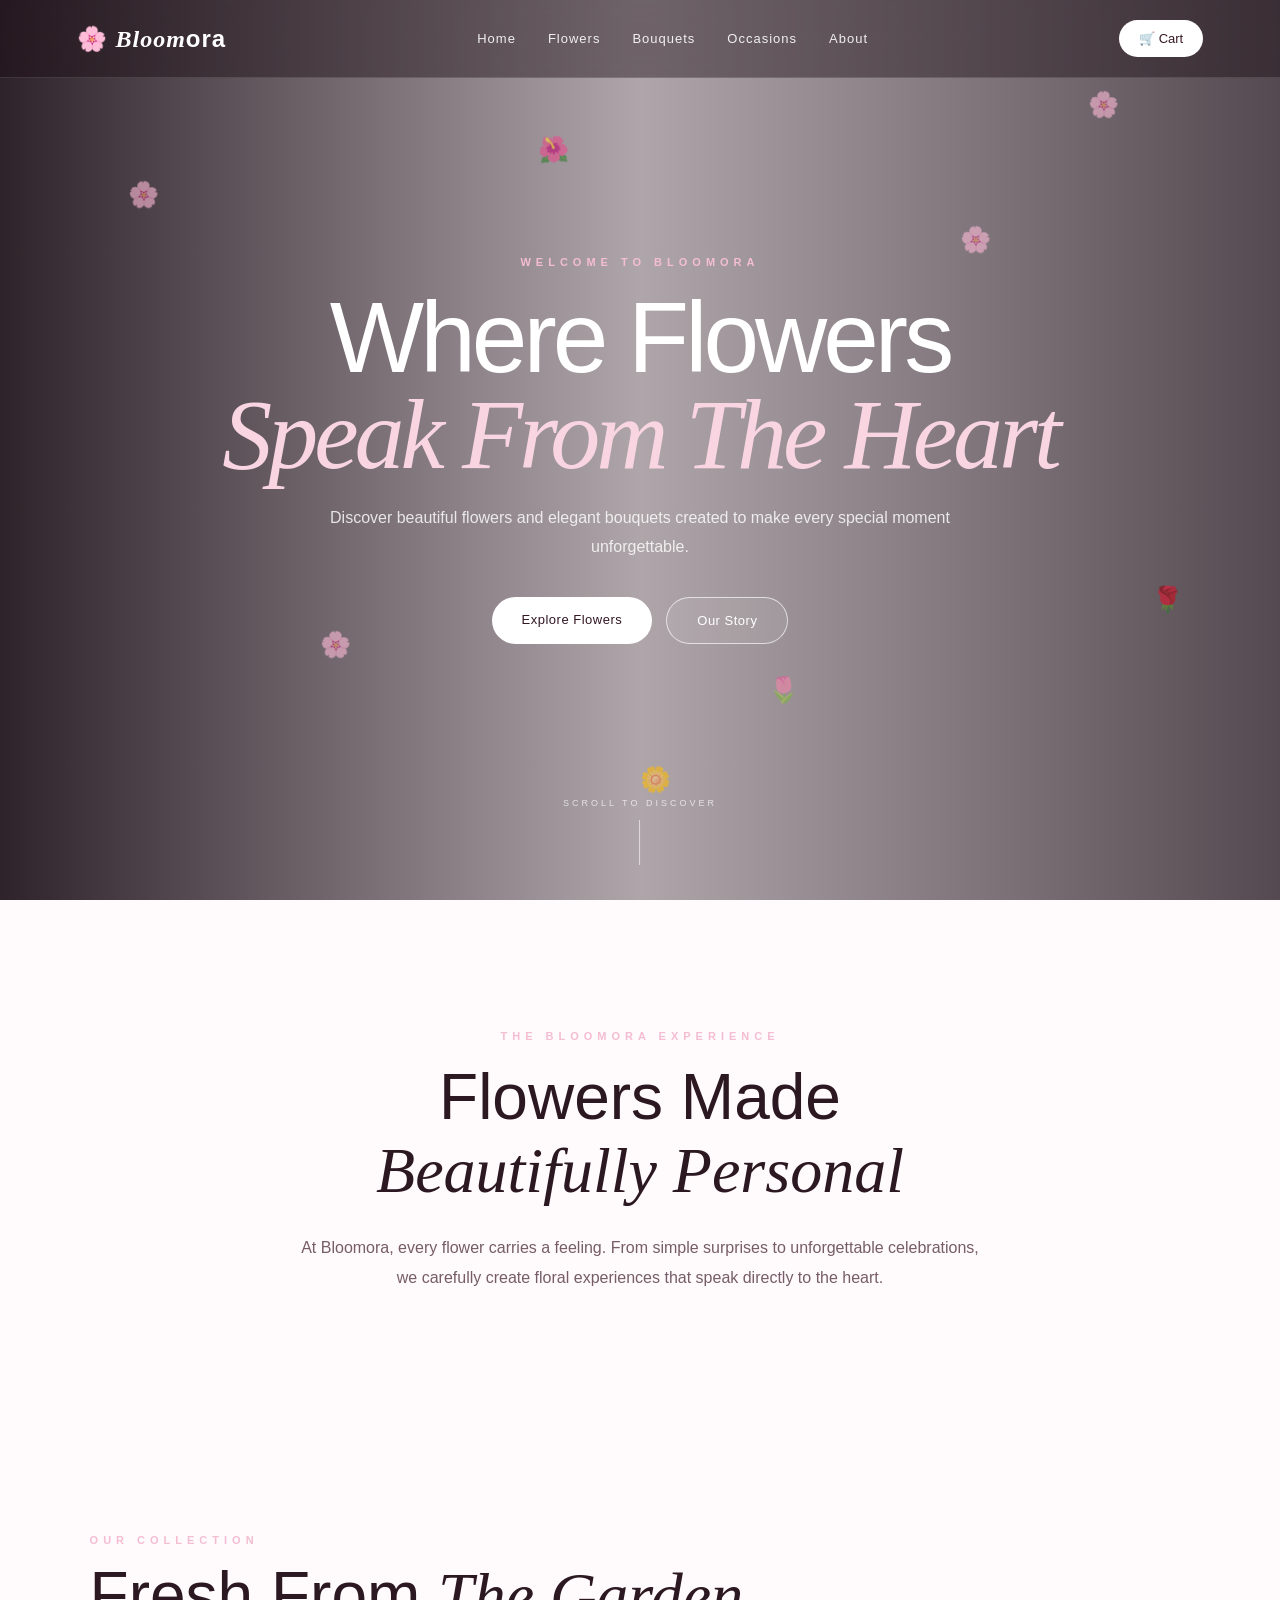
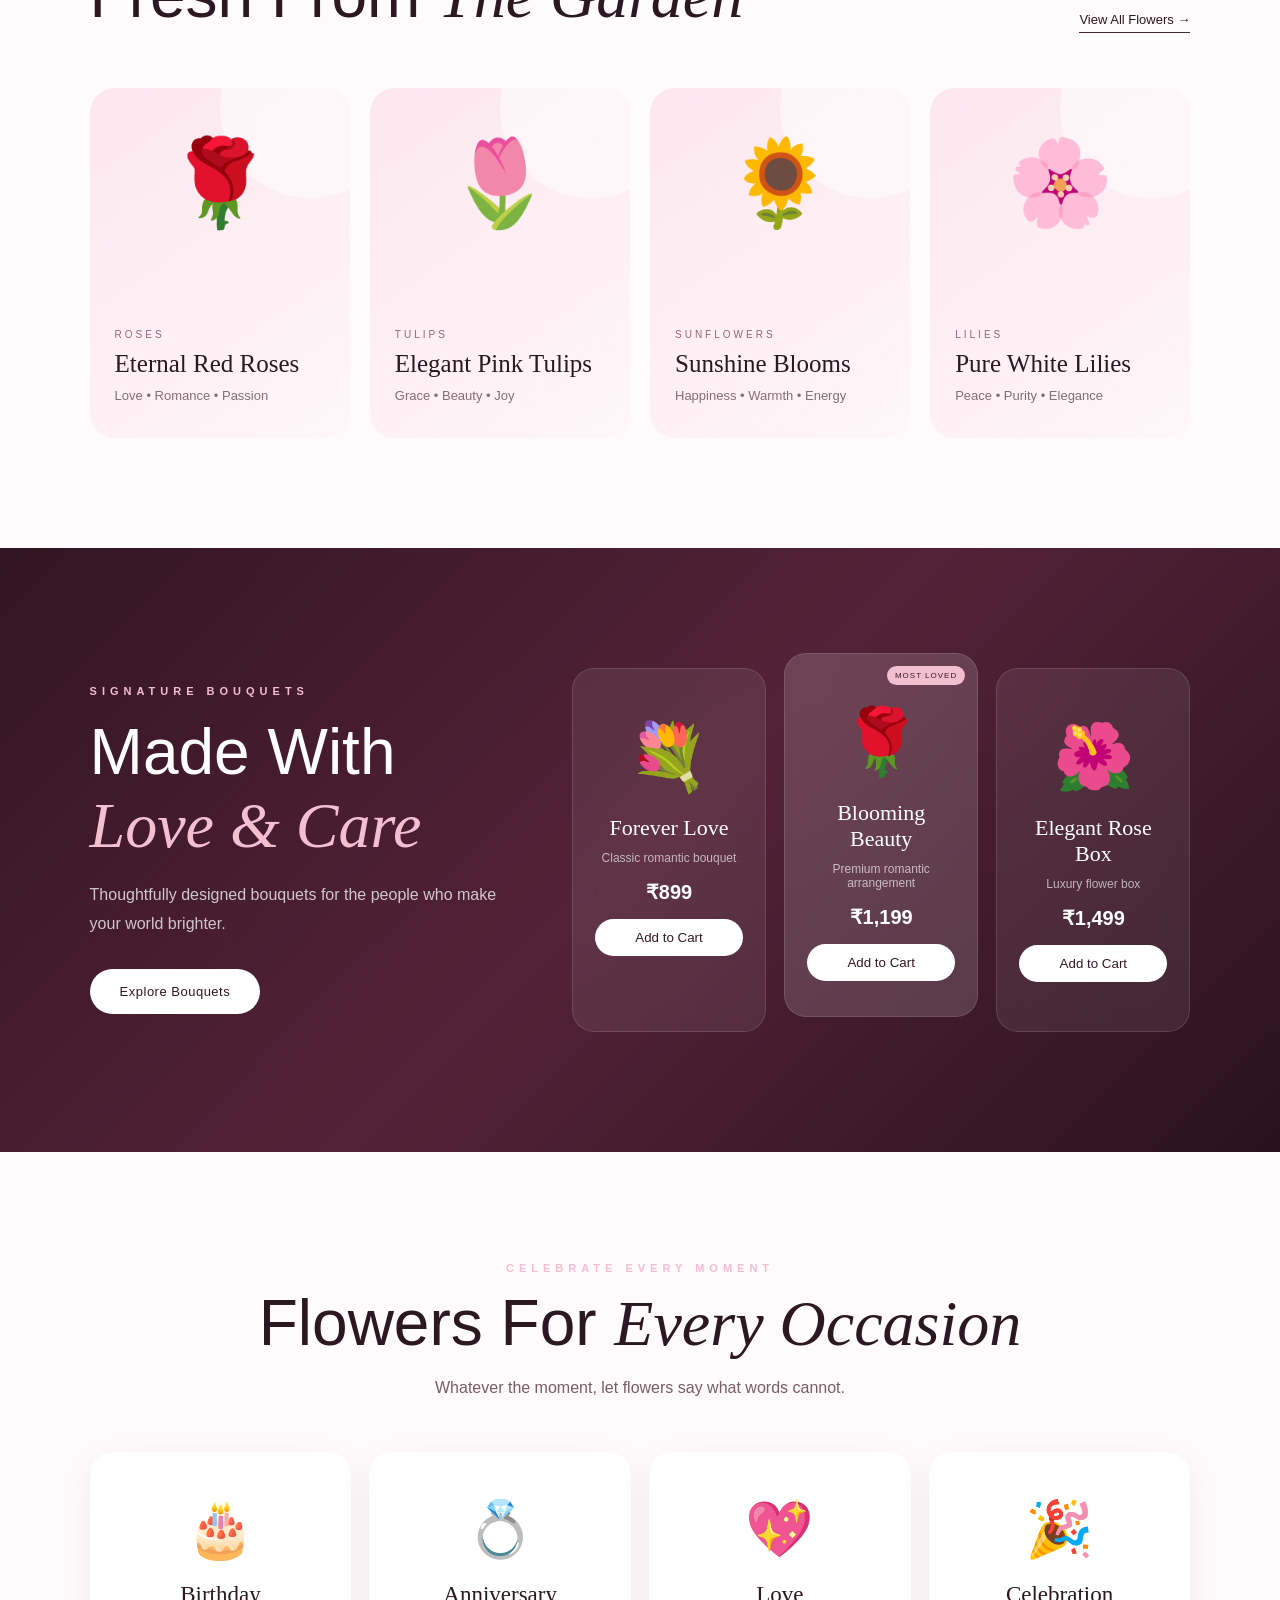
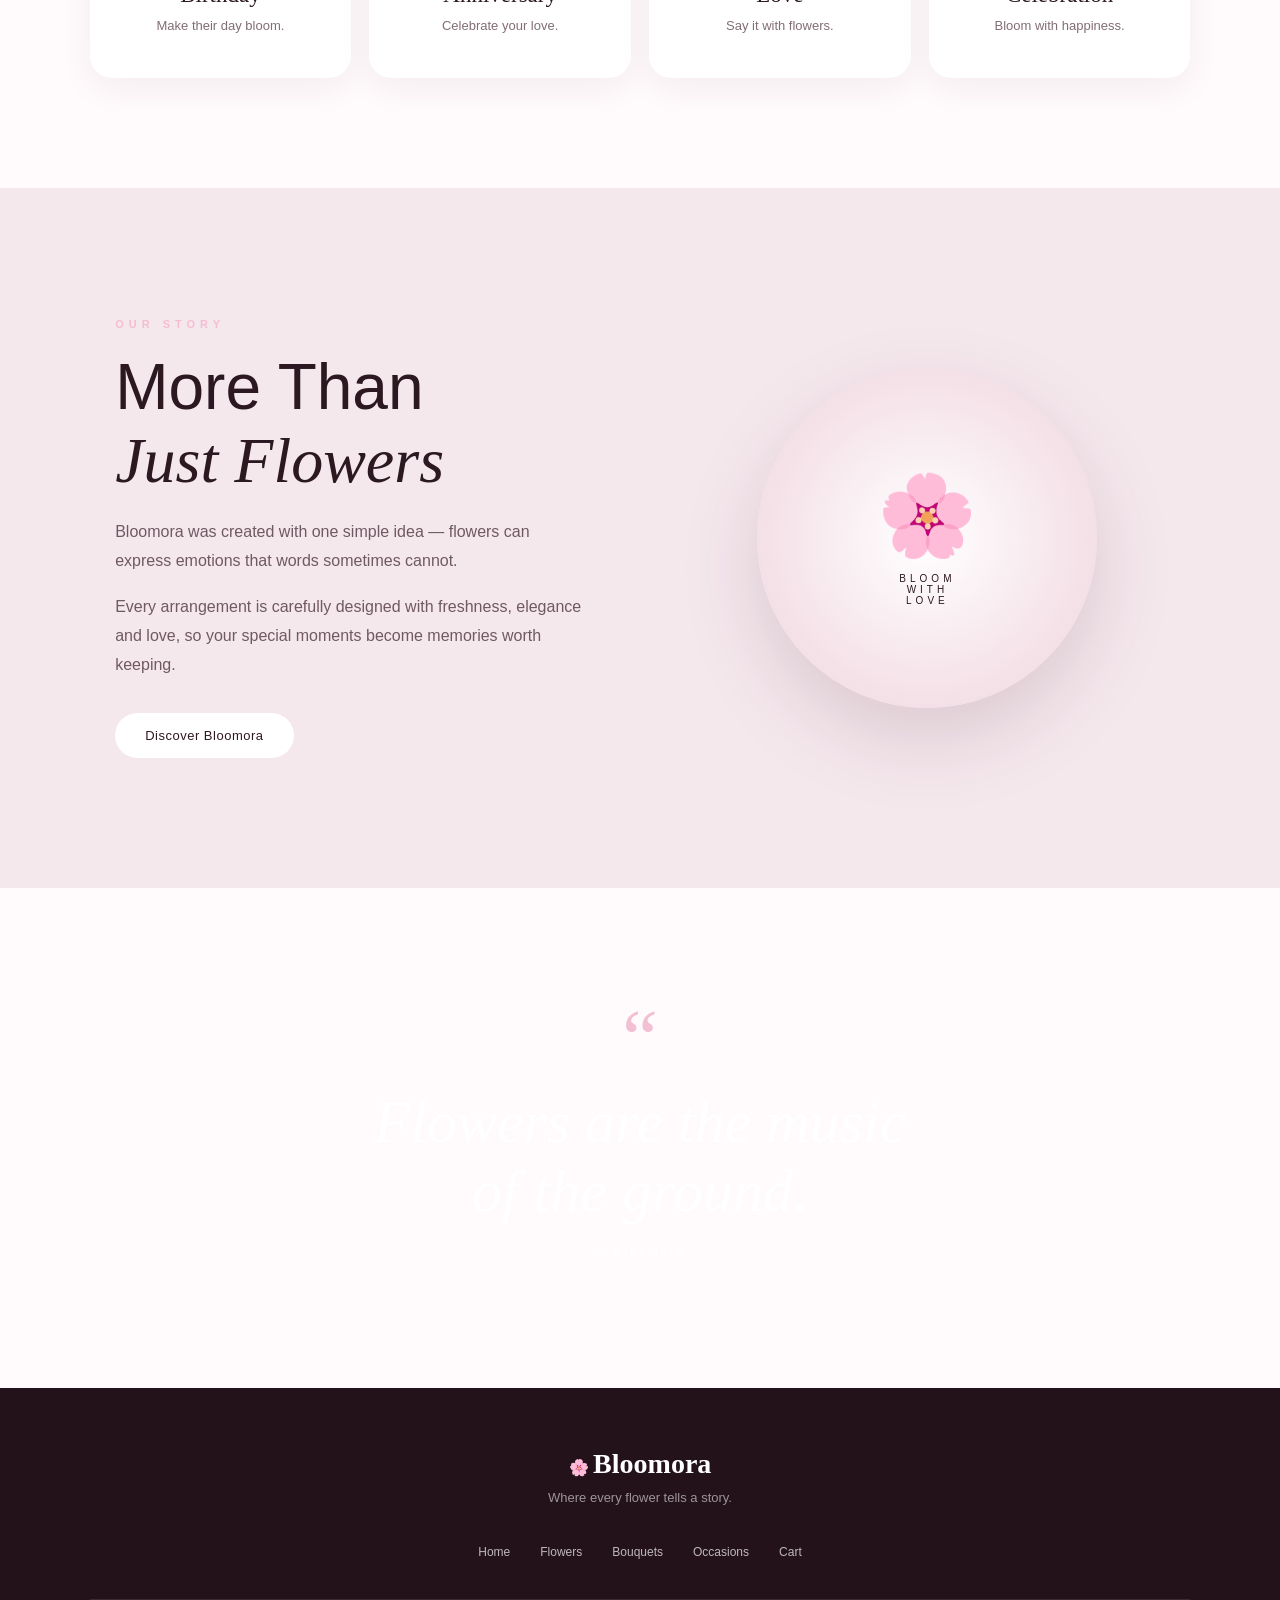
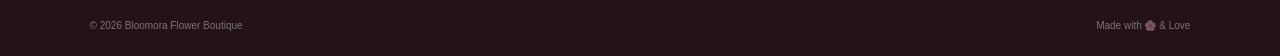
<file: index.html>
<!DOCTYPE html>
<html lang="en">

<head>
    <meta charset="UTF-8">
    <meta name="viewport" content="width=device-width, initial-scale=1.0">

    <title>Bloomora | Flower Boutique</title>

    <link rel="stylesheet" href="styles.css">
</head>

<body>

    <!-- ================= NAVBAR ================= -->

    <header class="navbar">

        <div class="logo">
            🌸 <span>Bloom</span>ora
        </div>

        <nav>
            <a href="index.html">Home</a>
            <a href="flowers.html">Flowers</a>
            <a href="bouquets.html">Bouquets</a>
            <a href="occasions.html">Occasions</a>
            <a href="#about">About</a>
        </nav>

        <a href="cart.html" class="cart-button">
            🛒 Cart
        </a>

    </header>


    <!-- ================= HERO ================= -->

    <section class="hero">

        <video
            class="hero-video"
            autoplay
            muted
            loop
            playsinline
            preload="auto">

            <source src="./home-video.mp4" type="video/mp4">

        </video>

        <div class="hero-overlay"></div>


        <!-- Floating petals -->

        <div class="petals">

            <span>🌸</span>
            <span>🌸</span>
            <span>🌺</span>
            <span>🌷</span>
            <span>🌸</span>
            <span>🌹</span>
            <span>🌼</span>
            <span>🌸</span>

        </div>


        <div class="hero-content">

            <p class="hero-label">
                WELCOME TO BLOOMORA
            </p>

            <h1>
                Where Flowers
                <span>Speak From The Heart</span>
            </h1>

            <p class="hero-description">
                Discover beautiful flowers and elegant bouquets
                created to make every special moment unforgettable.
            </p>


            <div class="hero-buttons">

                <a href="flowers.html" class="btn primary-btn">
                    Explore Flowers
                </a>

                <a href="#about" class="btn secondary-btn">
                    Our Story
                </a>

            </div>

        </div>


        <div class="scroll-indicator">

            <span>SCROLL TO DISCOVER</span>

            <div class="scroll-line"></div>

        </div>

    </section>


    <!-- ================= INTRO ================= -->

    <section class="intro-section">

        <div class="section-label">
            THE BLOOMORA EXPERIENCE
        </div>

        <h2>
            Flowers Made
            <span>Beautifully Personal</span>
        </h2>

        <p>
            At Bloomora, every flower carries a feeling.
            From simple surprises to unforgettable celebrations,
            we carefully create floral experiences that speak
            directly to the heart.
        </p>

    </section>


    <!-- ================= FLOWERS ================= -->

    <section class="home-section" id="flowers">

        <div class="section-heading">

            <div>
                <p class="section-label">
                    OUR COLLECTION
                </p>

                <h2>
                    Fresh From
                    <span>The Garden</span>
                </h2>
            </div>

            <a href="flowers.html" class="view-link">
                View All Flowers →
            </a>

        </div>


        <div class="flower-grid">

            <div class="flower-card">

                <div class="flower-icon">
                    🌹
                </div>

                <p>ROSES</p>

                <h3>
                    Eternal Red Roses
                </h3>

                <span>
                    Love • Romance • Passion
                </span>

            </div>


            <div class="flower-card">

                <div class="flower-icon">
                    🌷
                </div>

                <p>TULIPS</p>

                <h3>
                    Elegant Pink Tulips
                </h3>

                <span>
                    Grace • Beauty • Joy
                </span>

            </div>


            <div class="flower-card">

                <div class="flower-icon">
                    🌻
                </div>

                <p>SUNFLOWERS</p>

                <h3>
                    Sunshine Blooms
                </h3>

                <span>
                    Happiness • Warmth • Energy
                </span>

            </div>


            <div class="flower-card">

                <div class="flower-icon">
                    🌸
                </div>

                <p>LILIES</p>

                <h3>
                    Pure White Lilies
                </h3>

                <span>
                    Peace • Purity • Elegance
                </span>

            </div>

        </div>

    </section>


    <!-- ================= BOUQUETS ================= -->

    <section class="bouquet-section">

        <div class="bouquet-content">

            <p class="section-label">
                SIGNATURE BOUQUETS
            </p>

            <h2>
                Made With
                <span>Love & Care</span>
            </h2>

            <p>
                Thoughtfully designed bouquets for the people
                who make your world brighter.
            </p>

            <a href="bouquets.html" class="btn primary-btn">
                Explore Bouquets
            </a>

        </div>


        <div class="bouquet-cards">

            <div class="bouquet-card">

                <div class="bouquet-emoji">
                    💐
                </div>

                <h3>
                    Forever Love
                </h3>

                <p>
                    Classic romantic bouquet
                </p>

                <strong>
                    ₹899
                </strong>

                <button
                    onclick="addToCart('Forever Love', 899)">
                    Add to Cart
                </button>

            </div>


            <div class="bouquet-card featured">

                <div class="popular">
                    MOST LOVED
                </div>

                <div class="bouquet-emoji">
                    🌹
                </div>

                <h3>
                    Blooming Beauty
                </h3>

                <p>
                    Premium romantic arrangement
                </p>

                <strong>
                    ₹1,199
                </strong>

                <button
                    onclick="addToCart('Blooming Beauty', 1199)">
                    Add to Cart
                </button>

            </div>


            <div class="bouquet-card">

                <div class="bouquet-emoji">
                    🌺
                </div>

                <h3>
                    Elegant Rose Box
                </h3>

                <p>
                    Luxury flower box
                </p>

                <strong>
                    ₹1,499
                </strong>

                <button
                    onclick="addToCart('Elegant Rose Box', 1499)">
                    Add to Cart
                </button>

            </div>

        </div>

    </section>


    <!-- ================= OCCASIONS ================= -->

    <section class="occasion-section">

        <div class="section-heading center">

            <p class="section-label">
                CELEBRATE EVERY MOMENT
            </p>

            <h2>
                Flowers For
                <span>Every Occasion</span>
            </h2>

            <p>
                Whatever the moment, let flowers say what words cannot.
            </p>

        </div>


        <div class="occasion-grid">

            <a href="occasions.html" class="occasion-card">

                <div>🎂</div>

                <h3>
                    Birthday
                </h3>

                <p>
                    Make their day bloom.
                </p>

            </a>


            <a href="occasions.html" class="occasion-card">

                <div>💍</div>

                <h3>
                    Anniversary
                </h3>

                <p>
                    Celebrate your love.
                </p>

            </a>


            <a href="occasions.html" class="occasion-card">

                <div>💖</div>

                <h3>
                    Love
                </h3>

                <p>
                    Say it with flowers.
                </p>

            </a>


            <a href="occasions.html" class="occasion-card">

                <div>🎉</div>

                <h3>
                    Celebration
                </h3>

                <p>
                    Bloom with happiness.
                </p>

            </a>

        </div>

    </section>


    <!-- ================= ABOUT ================= -->

    <section class="about-section" id="about">

        <div class="about-content">

            <p class="section-label">
                OUR STORY
            </p>

            <h2>
                More Than
                <span>Just Flowers</span>
            </h2>

            <p>
                Bloomora was created with one simple idea —
                flowers can express emotions that words sometimes
                cannot.
            </p>

            <p>
                Every arrangement is carefully designed with
                freshness, elegance and love, so your special
                moments become memories worth keeping.
            </p>

            <a href="flowers.html" class="btn primary-btn">
                Discover Bloomora
            </a>

        </div>


        <div class="about-symbol">

            <div class="circle">

                <span>🌸</span>

                <p>
                    BLOOM<br>
                    WITH<br>
                    LOVE
                </p>

            </div>

        </div>

    </section>


    <!-- ================= QUOTE ================= -->

    <section class="quote-section">

        <div class="quote-overlay"></div>

        <div class="quote-content">

            <div class="quote-mark">
                “
            </div>

            <h2>
                Flowers are the music
                <br>
                of the ground.
            </h2>

            <p>
                — Bloomora
            </p>

        </div>

    </section>


    <!-- ================= FOOTER ================= -->

    <footer>

        <div class="footer-brand">

            🌸 <strong>Bloomora</strong>

            <p>
                Where every flower tells a story.
            </p>

        </div>


        <div class="footer-links">

            <a href="index.html">
                Home
            </a>

            <a href="flowers.html">
                Flowers
            </a>

            <a href="bouquets.html">
                Bouquets
            </a>

            <a href="occasions.html">
                Occasions
            </a>

            <a href="cart.html">
                Cart
            </a>

        </div>


        <div class="footer-bottom">

            <p>
                © 2026 Bloomora Flower Boutique
            </p>

            <p>
                Made with 🌸 & Love
            </p>

        </div>

    </footer>


    <!-- ================= SCRIPT ================= -->

    <script src="script.js"></script>

</body>

</html>
</file>
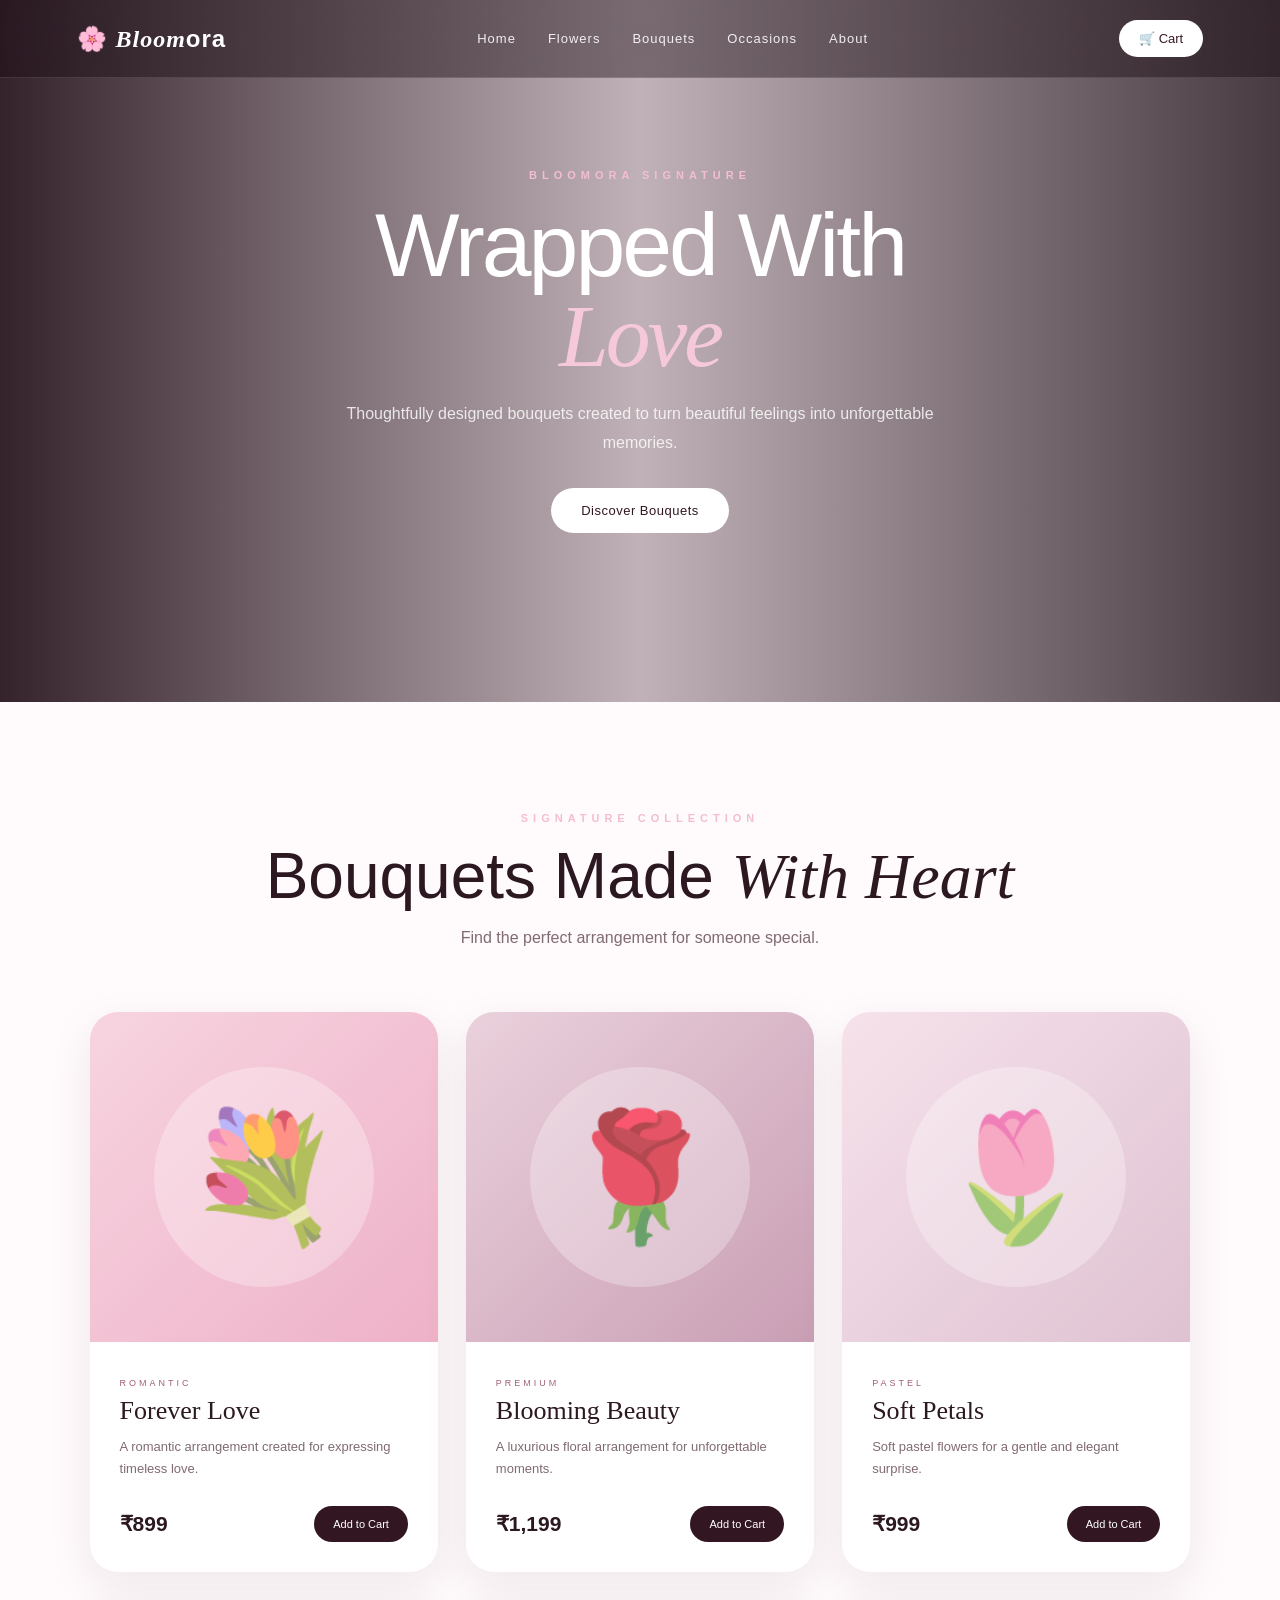
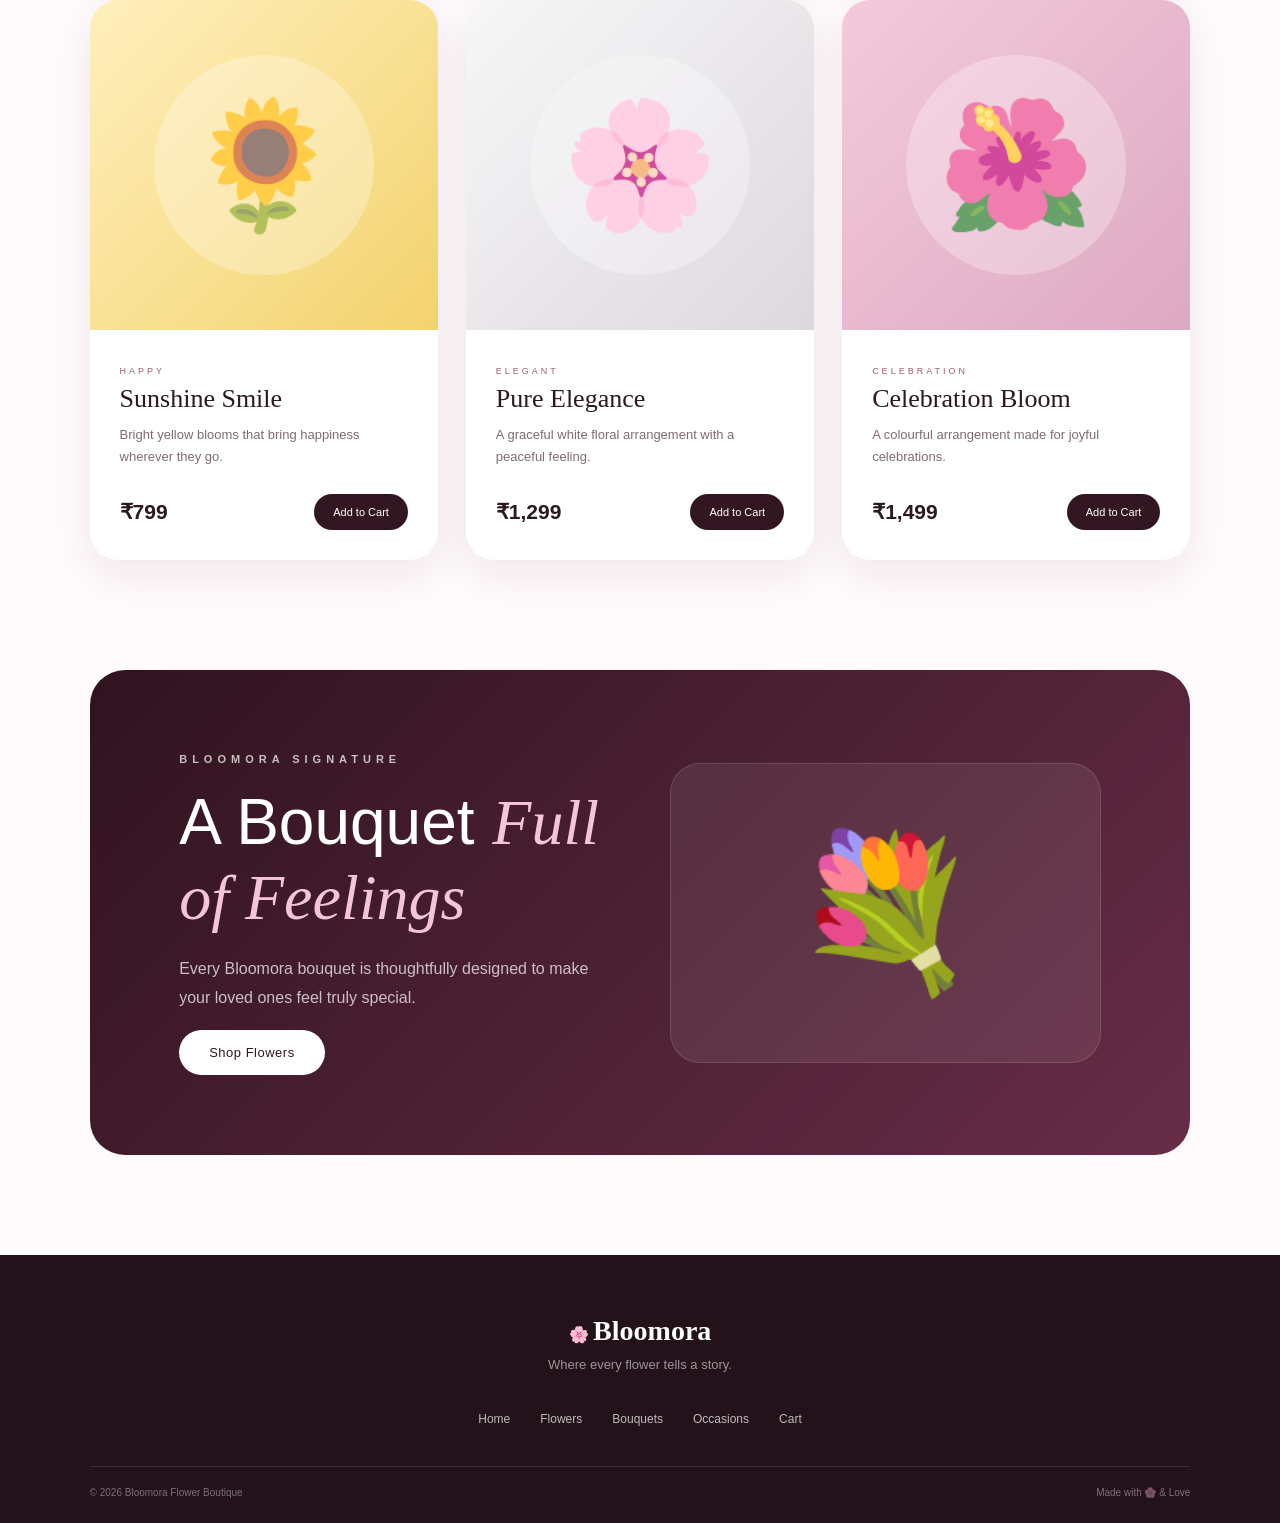
<file: bouquets.html>
<!DOCTYPE html>
<html lang="en">

<head>

    <meta charset="UTF-8">
    <meta name="viewport" content="width=device-width, initial-scale=1.0">

    <title>Bloomora | Bouquets</title>

    <link rel="stylesheet" href="styles.css">

    <style>

        /* ================= BOUQUET HERO ================= */

        .bouquets-page {
            background: #fffafc;
        }

        .bouquets-hero {
            position: relative;

            width: 100%;
            height: 78vh;
            min-height: 620px;

            display: flex;
            align-items: center;
            justify-content: center;

            overflow: hidden;
        }

        .bouquets-background-video {
            position: absolute;
            inset: 0;

            width: 100%;
            height: 100%;

            object-fit: cover;

            z-index: 0;

            animation:
                bouquetVideoZoom
                14s
                ease-in-out
                infinite
                alternate;
        }

        .bouquets-video-overlay {
            position: absolute;
            inset: 0;

            z-index: 1;

            background:
                linear-gradient(
                    90deg,
                    rgba(25, 5, 15, 0.88),
                    rgba(45, 10, 25, 0.30),
                    rgba(20, 4, 12, 0.78)
                );
        }

        .bouquets-hero-content {
            position: relative;

            z-index: 3;

            max-width: 850px;

            padding: 30px;

            text-align: center;

            color: white;

            animation:
                bouquetReveal
                1.3s
                ease
                forwards;
        }

        .bouquets-hero-content h1 {

            margin: 20px 0;

            font-size:
                clamp(
                    50px,
                    7vw,
                    90px
                );

            line-height: 1;

            font-weight: 400;

            letter-spacing: -3px;
        }

        .bouquets-hero-content h1 span {

            display: block;

            font-family: Georgia, serif;

            font-style: italic;

            color: #f6c9da;
        }

        .bouquets-hero-content
        > p:not(.section-label) {

            max-width: 620px;

            margin: 0 auto 30px;

            line-height: 1.8;

            color:
                rgba(
                    255,
                    255,
                    255,
                    0.82
                );
        }


        /* ================= BOUQUET COLLECTION ================= */

        .bouquet-products {

            padding:
                110px
                7%;

            background: #fffafc;
        }

        .bouquet-heading {

            text-align: center;

            margin-bottom: 65px;
        }

        .bouquet-heading h2 {

            margin: 15px 0;

            font-size:
                clamp(
                    40px,
                    5vw,
                    65px
                );

            font-weight: 400;
        }

        .bouquet-heading h2 span {

            font-family: Georgia, serif;

            font-style: italic;
        }

        .bouquet-heading > p:last-child {

            color: #806a74;
        }


        /* ================= BOUQUET GRID ================= */

        .premium-bouquet-grid {

            display: grid;

            grid-template-columns:
                repeat(
                    3,
                    1fr
                );

            gap: 28px;
        }


        /* ================= BOUQUET CARD ================= */

        .premium-bouquet-card {

            position: relative;

            overflow: hidden;

            background: white;

            border-radius: 28px;

            box-shadow:
                0 15px 45px
                rgba(
                    65,
                    25,
                    45,
                    0.08
                );

            transition:
                0.5s
                ease;
        }

        .premium-bouquet-card:hover {

            transform:
                translateY(
                    -12px
                );

            box-shadow:
                0 30px 65px
                rgba(
                    65,
                    25,
                    45,
                    0.16
                );
        }


        /* ================= BOUQUET IMAGE ================= */

        .premium-bouquet-image {

            height: 330px;

            display: flex;

            align-items: center;

            justify-content: center;

            position: relative;

            font-size: 125px;

            overflow: hidden;
        }

        .premium-bouquet-image::before {

            content: "";

            position: absolute;

            width: 220px;
            height: 220px;

            border-radius: 50%;

            background:
                rgba(
                    255,
                    255,
                    255,
                    0.28
                );
        }

        .premium-bouquet-card:hover
        .premium-bouquet-image {

            font-size: 145px;
        }

        .romantic-bg {

            background:
                linear-gradient(
                    135deg,
                    #f7d4e0,
                    #eeb1c8
                );
        }

        .luxury-bg {

            background:
                linear-gradient(
                    135deg,
                    #ead1dc,
                    #c99eb4
                );
        }

        .pastel-bg {

            background:
                linear-gradient(
                    135deg,
                    #f6e2eb,
                    #dfc2d2
                );
        }

        .sunshine-bg {

            background:
                linear-gradient(
                    135deg,
                    #ffefbd,
                    #f3d36e
                );
        }

        .white-bg {

            background:
                linear-gradient(
                    135deg,
                    #f7f7f7,
                    #ddd8df
                );
        }

        .celebration-bg {

            background:
                linear-gradient(
                    135deg,
                    #f4cadb,
                    #dca9c2
                );
        }


        /* ================= CARD DETAILS ================= */

        .premium-bouquet-info {

            padding: 30px;
        }

        .bouquet-tag {

            display: inline-block;

            font-size: 9px;

            letter-spacing: 3px;

            color: #a15d79;

            margin-bottom: 8px;
        }

        .premium-bouquet-info h3 {

            font-family:
                Georgia,
                serif;

            font-size: 26px;

            font-weight: 400;

            margin-bottom: 10px;
        }

        .premium-bouquet-info p {

            min-height: 48px;

            font-size: 13px;

            line-height: 1.7;

            color: #806a74;
        }

        .bouquet-price-row {

            display: flex;

            align-items: center;

            justify-content:
                space-between;

            margin-top: 22px;
        }

        .bouquet-price {

            font-size: 21px;

            font-weight: 600;
        }

        .bouquet-add {

            border: none;

            padding:
                12px
                19px;

            border-radius: 30px;

            background:
                #321622;

            color: white;

            font-size: 11px;

            transition:
                0.3s
                ease;
        }

        .bouquet-add:hover {

            transform:
                translateY(
                    -3px
                );

            background:
                #6d304d;
        }


        /* ================= FEATURED SECTION ================= */

        .bouquet-feature {

            margin:
                0
                7%
                100px;

            padding:
                80px
                7%;

            border-radius: 35px;

            display: grid;

            grid-template-columns:
                1fr
                1fr;

            align-items: center;

            gap: 60px;

            background:
                linear-gradient(
                    135deg,
                    #30131f,
                    #672d47
                );

            color: white;
        }

        .bouquet-feature h2 {

            margin:
                15px
                0
                20px;

            font-size:
                clamp(
                    40px,
                    5vw,
                    65px
                );

            font-weight: 400;
        }

        .bouquet-feature h2 span {

            font-family:
                Georgia,
                serif;

            font-style: italic;

            color: #f4c5d7;
        }

        .bouquet-feature p {

            line-height: 1.8;

            color:
                rgba(
                    255,
                    255,
                    255,
                    0.72
                );

            max-width: 500px;
        }

        .bouquet-feature-art {

            min-height: 300px;

            border-radius: 30px;

            display: flex;

            align-items: center;

            justify-content: center;

            font-size: 150px;

            background:
                rgba(
                    255,
                    255,
                    255,
                    0.08
                );

            border:
                1px solid
                rgba(
                    255,
                    255,
                    255,
                    0.12
                );
        }


        /* ================= ANIMATIONS ================= */

        @keyframes bouquetVideoZoom {

            from {
                transform:
                    scale(1.02);
            }

            to {
                transform:
                    scale(1.1);
            }
        }

        @keyframes bouquetReveal {

            from {

                opacity: 0;

                transform:
                    translateY(
                        35px
                    );
            }

            to {

                opacity: 1;

                transform:
                    translateY(
                        0
                    );
            }
        }


        /* ================= MOBILE ================= */

        @media (max-width: 900px) {

            .premium-bouquet-grid {

                grid-template-columns:
                    repeat(
                        2,
                        1fr
                    );
            }

            .bouquet-feature {

                grid-template-columns:
                    1fr;

                padding: 50px 30px;
            }
        }

        @media (max-width: 600px) {

            .bouquets-hero {

                min-height: 560px;
            }

            .bouquets-hero-content h1 {

                font-size: 50px;
            }

            .premium-bouquet-grid {

                grid-template-columns:
                    1fr;
            }

            .premium-bouquet-image {

                height: 280px;
            }

            .bouquet-feature {

                margin-left: 20px;
                margin-right: 20px;
            }

            .bouquet-feature-art {

                min-height: 240px;

                font-size: 110px;
            }
        }

    </style>

</head>


<body class="bouquets-page">


    <!-- ================= NAVBAR ================= -->

    <header class="navbar">

        <div class="logo">
            🌸 <span>Bloom</span>ora
        </div>

        <nav>

            <a href="index.html">
                Home
            </a>

            <a href="flowers.html">
                Flowers
            </a>

            <a href="bouquets.html">
                Bouquets
            </a>

            <a href="occasions.html">
                Occasions
            </a>

            <a href="index.html#about">
                About
            </a>

        </nav>

        <a
            href="cart.html"
            class="cart-button">

            🛒 Cart

        </a>

    </header>


    <!-- ================= HERO ================= -->

    <section class="bouquets-hero">

        <video
            class="bouquets-background-video"
            autoplay
            muted
            loop
            playsinline
            preload="auto">

            <source
                src="./bouquet-video.mp4"
                type="video/mp4">

        </video>


        <div class="bouquets-video-overlay"></div>


        <div class="bouquets-hero-content">

            <p class="section-label">
                BLOOMORA SIGNATURE
            </p>

            <h1>
                Wrapped With
                <span>Love</span>
            </h1>

            <p>
                Thoughtfully designed bouquets created
                to turn beautiful feelings into
                unforgettable memories.
            </p>

            <a
                href="#bouquetCollection"
                class="btn primary-btn">

                Discover Bouquets

            </a>

        </div>

    </section>


    <!-- ================= COLLECTION ================= -->

    <main
        class="bouquet-products"
        id="bouquetCollection">

        <div class="bouquet-heading">

            <p class="section-label">
                SIGNATURE COLLECTION
            </p>

            <h2>
                Bouquets Made
                <span>With Heart</span>
            </h2>

            <p>
                Find the perfect arrangement for someone special.
            </p>

        </div>


        <div class="premium-bouquet-grid">


            <!-- 1 -->

            <div class="premium-bouquet-card">

                <div
                    class="premium-bouquet-image romantic-bg">

                    💐

                </div>

                <div class="premium-bouquet-info">

                    <span class="bouquet-tag">
                        ROMANTIC
                    </span>

                    <h3>
                        Forever Love
                    </h3>

                    <p>
                        A romantic arrangement created
                        for expressing timeless love.
                    </p>

                    <div class="bouquet-price-row">

                        <span class="bouquet-price">
                            ₹899
                        </span>

                        <button
                            class="bouquet-add"
                            onclick="addToCart('Forever Love', 899)">

                            Add to Cart

                        </button>

                    </div>

                </div>

            </div>


            <!-- 2 -->

            <div class="premium-bouquet-card">

                <div
                    class="premium-bouquet-image luxury-bg">

                    🌹

                </div>

                <div class="premium-bouquet-info">

                    <span class="bouquet-tag">
                        PREMIUM
                    </span>

                    <h3>
                        Blooming Beauty
                    </h3>

                    <p>
                        A luxurious floral arrangement
                        for unforgettable moments.
                    </p>

                    <div class="bouquet-price-row">

                        <span class="bouquet-price">
                            ₹1,199
                        </span>

                        <button
                            class="bouquet-add"
                            onclick="addToCart('Blooming Beauty', 1199)">

                            Add to Cart

                        </button>

                    </div>

                </div>

            </div>


            <!-- 3 -->

            <div class="premium-bouquet-card">

                <div
                    class="premium-bouquet-image pastel-bg">

                    🌷

                </div>

                <div class="premium-bouquet-info">

                    <span class="bouquet-tag">
                        PASTEL
                    </span>

                    <h3>
                        Soft Petals
                    </h3>

                    <p>
                        Soft pastel flowers for a
                        gentle and elegant surprise.
                    </p>

                    <div class="bouquet-price-row">

                        <span class="bouquet-price">
                            ₹999
                        </span>

                        <button
                            class="bouquet-add"
                            onclick="addToCart('Soft Petals', 999)">

                            Add to Cart

                        </button>

                    </div>

                </div>

            </div>


            <!-- 4 -->

            <div class="premium-bouquet-card">

                <div
                    class="premium-bouquet-image sunshine-bg">

                    🌻

                </div>

                <div class="premium-bouquet-info">

                    <span class="bouquet-tag">
                        HAPPY
                    </span>

                    <h3>
                        Sunshine Smile
                    </h3>

                    <p>
                        Bright yellow blooms that bring
                        happiness wherever they go.
                    </p>

                    <div class="bouquet-price-row">

                        <span class="bouquet-price">
                            ₹799
                        </span>

                        <button
                            class="bouquet-add"
                            onclick="addToCart('Sunshine Smile', 799)">

                            Add to Cart

                        </button>

                    </div>

                </div>

            </div>


            <!-- 5 -->

            <div class="premium-bouquet-card">

                <div
                    class="premium-bouquet-image white-bg">

                    🌸

                </div>

                <div class="premium-bouquet-info">

                    <span class="bouquet-tag">
                        ELEGANT
                    </span>

                    <h3>
                        Pure Elegance
                    </h3>

                    <p>
                        A graceful white floral arrangement
                        with a peaceful feeling.
                    </p>

                    <div class="bouquet-price-row">

                        <span class="bouquet-price">
                            ₹1,299
                        </span>

                        <button
                            class="bouquet-add"
                            onclick="addToCart('Pure Elegance', 1299)">

                            Add to Cart

                        </button>

                    </div>

                </div>

            </div>


            <!-- 6 -->

            <div class="premium-bouquet-card">

                <div
                    class="premium-bouquet-image celebration-bg">

                    🌺

                </div>

                <div class="premium-bouquet-info">

                    <span class="bouquet-tag">
                        CELEBRATION
                    </span>

                    <h3>
                        Celebration Bloom
                    </h3>

                    <p>
                        A colourful arrangement made
                        for joyful celebrations.
                    </p>

                    <div class="bouquet-price-row">

                        <span class="bouquet-price">
                            ₹1,499
                        </span>

                        <button
                            class="bouquet-add"
                            onclick="addToCart('Celebration Bloom', 1499)">

                            Add to Cart

                        </button>

                    </div>

                </div>

            </div>


        </div>

    </main>


    <!-- ================= FEATURE ================= -->

    <section class="bouquet-feature">

        <div>

            <p class="section-label">
                BLOOMORA SIGNATURE
            </p>

            <h2>
                A Bouquet
                <span>Full of Feelings</span>
            </h2>

            <p>
                Every Bloomora bouquet is thoughtfully
                designed to make your loved ones feel
                truly special.
            </p>

            <br>

            <a
                href="flowers.html"
                class="btn primary-btn">

                Shop Flowers

            </a>

        </div>


        <div class="bouquet-feature-art">

            💐

        </div>

    </section>


    <!-- ================= FOOTER ================= -->

    <footer>

        <div class="footer-brand">

            🌸 <strong>Bloomora</strong>

            <p>
                Where every flower tells a story.
            </p>

        </div>


        <div class="footer-links">

            <a href="index.html">
                Home
            </a>

            <a href="flowers.html">
                Flowers
            </a>

            <a href="bouquets.html">
                Bouquets
            </a>

            <a href="occasions.html">
                Occasions
            </a>

            <a href="cart.html">
                Cart
            </a>

        </div>


        <div class="footer-bottom">

            <p>
                © 2026 Bloomora Flower Boutique
            </p>

            <p>
                Made with 🌸 & Love
            </p>

        </div>

    </footer>


    <script src="script.js"></script>

</body>

</html>
</file>
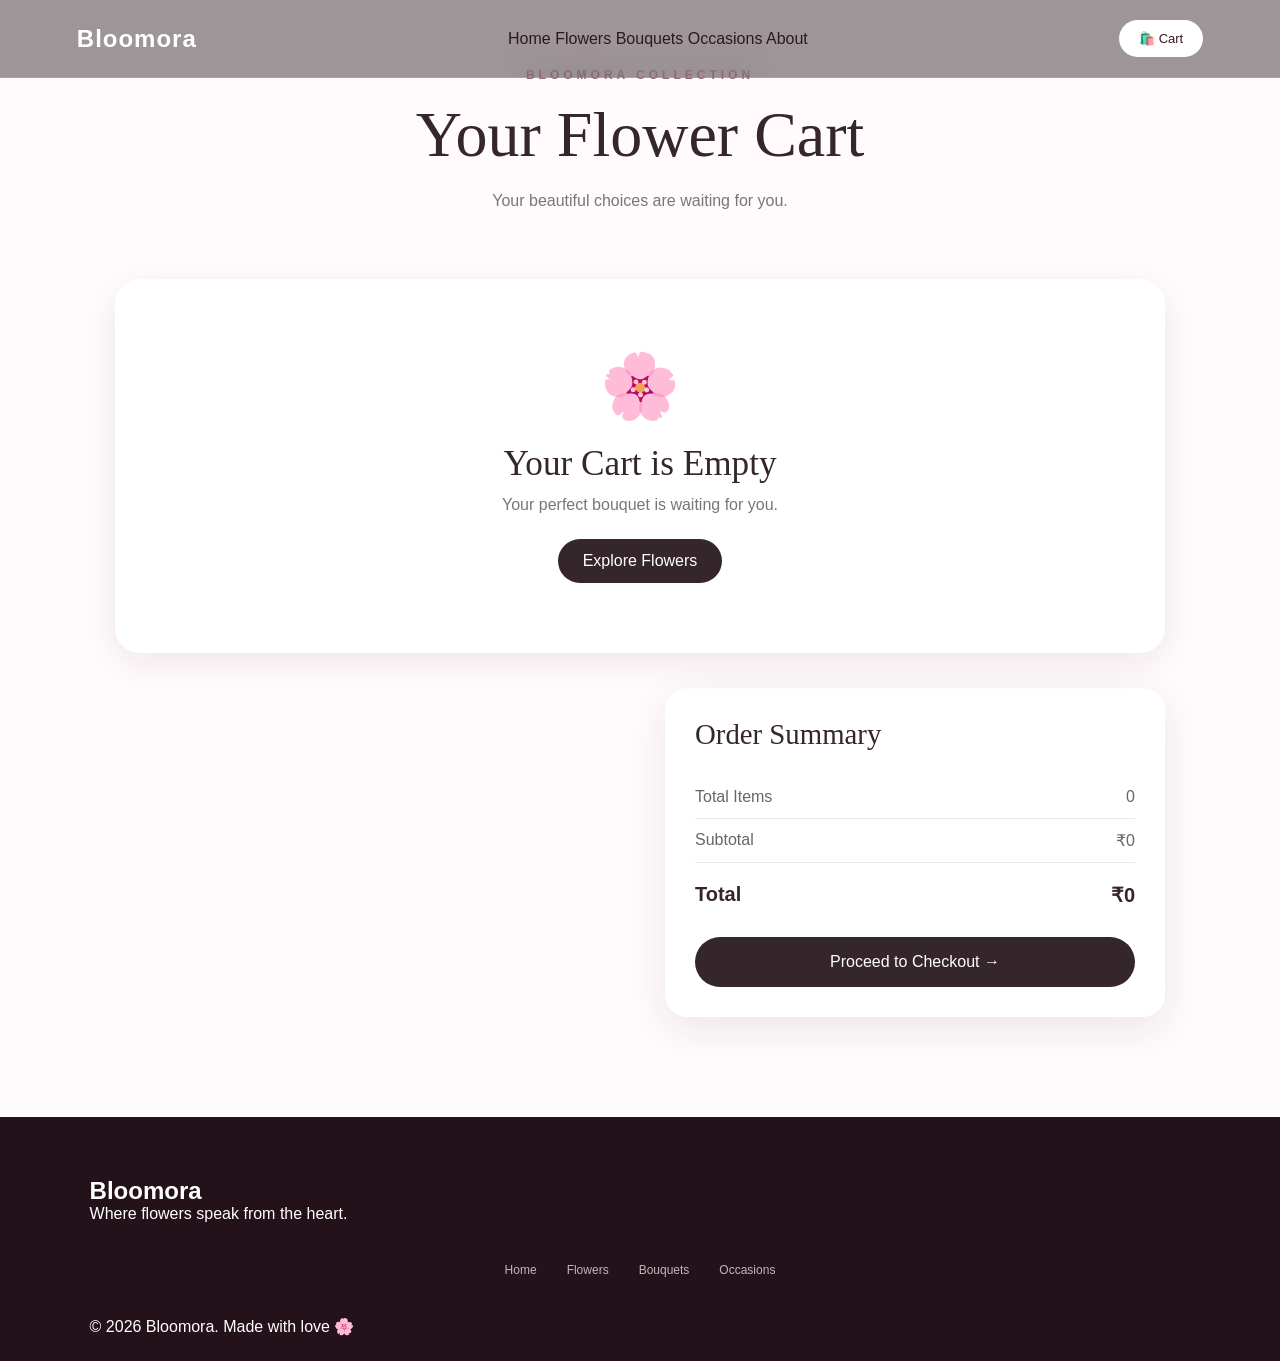
<file: cart.html>
<!DOCTYPE html>
<html lang="en">
<head>
    <meta charset="UTF-8">
    <meta name="viewport" content="width=device-width, initial-scale=1.0">

    <title>Your Cart | Bloomora</title>

    <link rel="stylesheet" href="styles.css">

    <style>
        .cart-page {
            min-height: 100vh;
            background: #fffaf8;
            padding-top: 100px;
        }

        .cart-hero {
            text-align: center;
            padding: 65px 20px 45px;
        }

        .cart-label {
            color: #9a6472;
            text-transform: uppercase;
            letter-spacing: 4px;
            font-size: 0.75rem;
            font-weight: 600;
        }

        .cart-hero h1 {
            font-family: Georgia, serif;
            font-size: clamp(2.5rem, 5vw, 4.5rem);
            font-weight: 400;
            color: #34262a;
            margin: 15px 0;
        }

        .cart-hero p {
            color: #777;
            line-height: 1.7;
        }

        .cart-container {
            max-width: 1100px;
            margin: auto;
            padding: 20px 25px 100px;
        }

        #cartItems {
            display: flex;
            flex-direction: column;
            gap: 18px;
        }

        .cart-item {
            display: grid;
            grid-template-columns: 100px 1fr auto auto;
            align-items: center;
            gap: 22px;
            background: white;
            padding: 18px;
            border-radius: 18px;
            box-shadow: 0 10px 35px rgba(55, 30, 35, 0.08);
        }

        .cart-item-image {
            width: 100px;
            height: 100px;
            border-radius: 14px;
            overflow: hidden;
            background: #f5e8e8;
            display: flex;
            align-items: center;
            justify-content: center;
            font-size: 2.5rem;
        }

        .cart-item-details h3 {
            font-family: Georgia, serif;
            color: #34262a;
            font-size: 1.3rem;
            margin-bottom: 7px;
        }

        .cart-item-details p {
            color: #9a6472;
            font-weight: 600;
        }

        .quantity-control {
            display: flex;
            align-items: center;
            gap: 12px;
            border: 1px solid #ead9da;
            padding: 6px 10px;
            border-radius: 25px;
        }

        .quantity-control button {
            width: 28px;
            height: 28px;
            border: none;
            border-radius: 50%;
            background: #f5e8e8;
            color: #5f4148;
            font-size: 1rem;
            cursor: pointer;
        }

        .quantity-control span {
            min-width: 20px;
            text-align: center;
            font-weight: 600;
            color: #34262a;
        }

        .cart-item-total {
            font-weight: 700;
            color: #34262a;
            min-width: 80px;
            text-align: right;
        }

        .remove-button {
            border: none;
            background: transparent;
            color: #a66b78;
            cursor: pointer;
            font-size: 0.85rem;
            margin-top: 8px;
        }

        .remove-button:hover {
            color: #6d3947;
        }

        .empty-cart {
            text-align: center;
            background: white;
            padding: 70px 25px;
            border-radius: 25px;
            box-shadow: 0 10px 35px rgba(55, 30, 35, 0.08);
        }

        .empty-cart-icon {
            font-size: 4rem;
            margin-bottom: 20px;
        }

        .empty-cart h2 {
            font-family: Georgia, serif;
            color: #34262a;
            font-weight: 400;
            font-size: 2.2rem;
            margin-bottom: 12px;
        }

        .empty-cart p {
            color: #777;
            margin-bottom: 25px;
        }

        .cart-shop-button {
            display: inline-block;
            text-decoration: none;
            background: #34262a;
            color: white;
            padding: 13px 25px;
            border-radius: 30px;
            transition: 0.3s ease;
        }

        .cart-shop-button:hover {
            background: #9a6472;
            transform: translateY(-2px);
        }

        .cart-summary {
            margin-top: 35px;
            background: white;
            border-radius: 22px;
            padding: 30px;
            box-shadow: 0 12px 40px rgba(55, 30, 35, 0.09);
            max-width: 500px;
            margin-left: auto;
        }

        .cart-summary h2 {
            font-family: Georgia, serif;
            color: #34262a;
            font-weight: 400;
            font-size: 1.8rem;
            margin-bottom: 25px;
        }

        .summary-row {
            display: flex;
            justify-content: space-between;
            padding: 12px 0;
            color: #666;
            border-bottom: 1px solid #f0e5e5;
        }

        .summary-total {
            display: flex;
            justify-content: space-between;
            padding: 20px 0 10px;
            font-size: 1.25rem;
            font-weight: 700;
            color: #34262a;
        }

        .checkout-button {
            width: 100%;
            border: none;
            background: #34262a;
            color: white;
            padding: 16px;
            border-radius: 30px;
            margin-top: 20px;
            font-size: 1rem;
            cursor: pointer;
            transition: 0.3s ease;
        }

        .checkout-button:hover {
            background: #9a6472;
            transform: translateY(-2px);
        }

        @media (max-width: 750px) {
            .cart-item {
                grid-template-columns: 80px 1fr;
            }

            .cart-item-image {
                width: 80px;
                height: 80px;
            }

            .quantity-control,
            .cart-item-total {
                grid-column: 2;
            }

            .cart-item-total {
                text-align: left;
            }

            .remove-button {
                grid-column: 2;
            }
        }

        @media (max-width: 500px) {
            .cart-container {
                padding: 10px 15px 70px;
            }

            .cart-summary {
                padding: 22px;
            }
        }
    </style>
</head>

<body>

    <!-- NAVBAR -->
    <nav class="navbar">

        <div class="logo">
            Bloomora
        </div>

        <div class="nav-links">
            <a href="index.html">Home</a>
            <a href="flowers.html">Flowers</a>
            <a href="bouquets.html">Bouquets</a>
            <a href="occasions.html">Occasions</a>
            <a href="index.html#about">About</a>
        </div>

        <a href="cart.html" class="cart-button">
            🛍️ Cart
        </a>

    </nav>


    <!-- CART HERO -->
    <section class="cart-hero">

        <span class="cart-label">
            Bloomora Collection
        </span>

        <h1>Your Flower Cart</h1>

        <p>
            Your beautiful choices are waiting for you.
        </p>

    </section>


    <!-- CART -->
    <main class="cart-container">

        <!-- JavaScript will insert cart items here -->
        <div id="cartItems"></div>


        <!-- CART SUMMARY -->
        <div class="cart-summary">

            <h2>Order Summary</h2>

            <div class="summary-row">
                <span>Total Items</span>
                <span id="totalItems">0</span>
            </div>

            <div class="summary-row">
                <span>Subtotal</span>
                <span id="subtotal">₹0</span>
            </div>

            <div class="summary-total">
                <span>Total</span>
                <span id="cartTotal">₹0</span>
            </div>

            <button
                class="checkout-button"
                onclick="checkout()"
            >
                Proceed to Checkout →
            </button>

        </div>

    </main>


    <!-- FOOTER -->
    <footer>

        <div class="footer-content">

            <h2>Bloomora</h2>

            <p>
                Where flowers speak from the heart.
            </p>

            <div class="footer-links">

                <a href="index.html">Home</a>
                <a href="flowers.html">Flowers</a>
                <a href="bouquets.html">Bouquets</a>
                <a href="occasions.html">Occasions</a>
            </div>

        </div>

        <p class="copyright">
            © 2026 Bloomora. Made with love 🌸
        </p>

    </footer>


    <script src="script.js"></script>

</body>
</html>
</file>
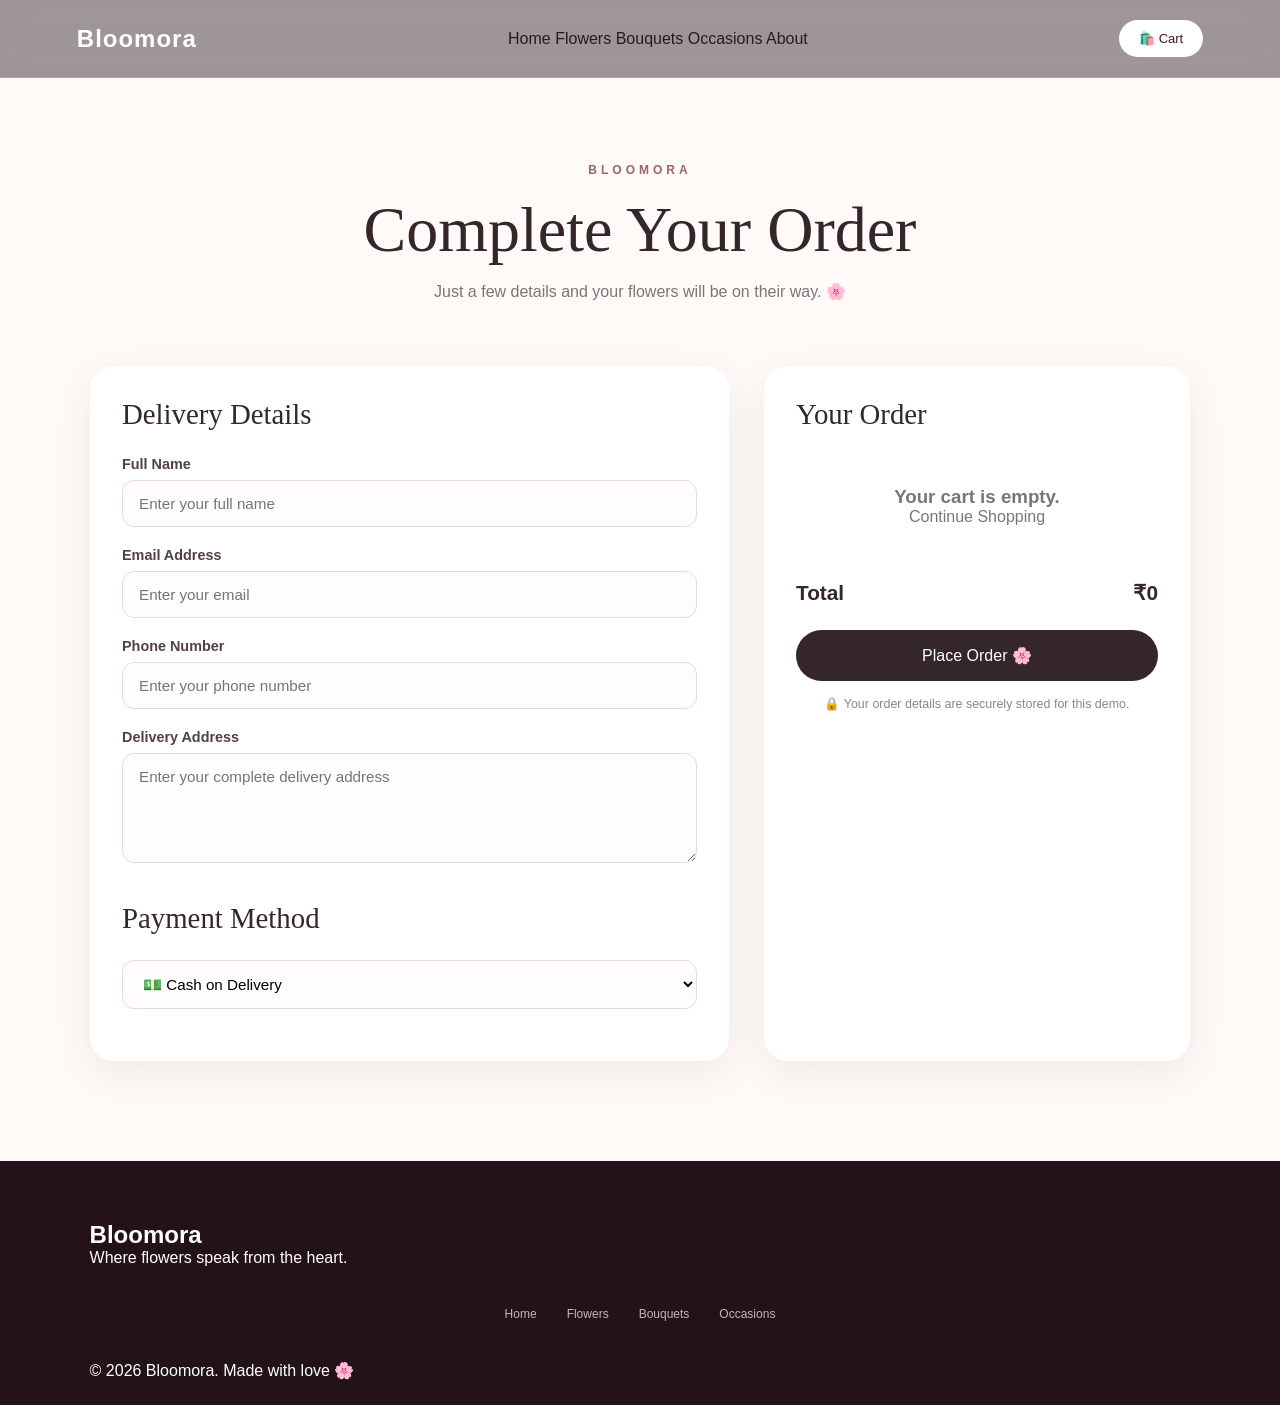
<file: checkout.html>
<!DOCTYPE html>
<html lang="en">
<head>
    <meta charset="UTF-8">
    <meta name="viewport" content="width=device-width, initial-scale=1.0">

    <title>Checkout | Bloomora</title>

    <link rel="stylesheet" href="styles.css">

    <style>
        .checkout-page {
            min-height: 100vh;
            background: #fffaf8;
            padding-top: 100px;
        }

        .checkout-hero {
            text-align: center;
            padding: 60px 20px 45px;
        }

        .checkout-label {
            color: #9a6472;
            text-transform: uppercase;
            letter-spacing: 4px;
            font-size: 0.75rem;
            font-weight: 600;
        }

        .checkout-hero h1 {
            font-family: Georgia, serif;
            font-size: clamp(2.5rem, 5vw, 4.5rem);
            font-weight: 400;
            color: #34262a;
            margin: 15px 0;
        }

        .checkout-hero p {
            color: #777;
        }

        .checkout-container {
            max-width: 1150px;
            margin: auto;
            padding: 20px 25px 100px;
            display: grid;
            grid-template-columns: 1.2fr 0.8fr;
            gap: 35px;
        }

        .checkout-card {
            background: white;
            border-radius: 24px;
            padding: 32px;
            box-shadow: 0 12px 40px rgba(55, 30, 35, 0.08);
        }

        .checkout-card h2 {
            font-family: Georgia, serif;
            font-weight: 400;
            color: #34262a;
            font-size: 1.8rem;
            margin-bottom: 25px;
        }

        .form-group {
            margin-bottom: 20px;
        }

        .form-group label {
            display: block;
            color: #514044;
            font-size: 0.9rem;
            font-weight: 600;
            margin-bottom: 8px;
        }

        .form-group input,
        .form-group textarea,
        .form-group select {
            width: 100%;
            padding: 14px 16px;
            border: 1px solid #ead9da;
            border-radius: 12px;
            outline: none;
            font-family: inherit;
            font-size: 0.95rem;
            background: #fffdfc;
            transition: 0.3s ease;
            box-sizing: border-box;
        }

        .form-group textarea {
            min-height: 110px;
            resize: vertical;
        }

        .form-group input:focus,
        .form-group textarea:focus,
        .form-group select:focus {
            border-color: #9a6472;
            box-shadow: 0 0 0 3px rgba(154, 100, 114, 0.08);
        }

        .payment-options {
            display: grid;
            gap: 12px;
        }

        .payment-option {
            border: 1px solid #ead9da;
            border-radius: 14px;
            padding: 14px 16px;
            transition: 0.3s ease;
        }

        .payment-option:hover {
            border-color: #9a6472;
        }

        .payment-option label {
            display: flex;
            align-items: center;
            gap: 10px;
            cursor: pointer;
            font-weight: 500;
            color: #514044;
        }

        .checkout-items {
            display: flex;
            flex-direction: column;
            gap: 15px;
        }

        .checkout-item {
            display: flex;
            justify-content: space-between;
            gap: 15px;
            padding: 15px 0;
            border-bottom: 1px solid #f0e5e5;
            color: #514044;
        }

        .checkout-item strong {
            color: #34262a;
        }

        .empty-checkout {
            text-align: center;
            padding: 30px 10px;
            color: #777;
        }

        .checkout-total {
            display: flex;
            justify-content: space-between;
            font-size: 1.3rem;
            font-weight: 700;
            color: #34262a;
            padding-top: 25px;
        }

        .place-order-button {
            width: 100%;
            border: none;
            background: #34262a;
            color: white;
            padding: 16px;
            border-radius: 30px;
            margin-top: 25px;
            font-size: 1rem;
            cursor: pointer;
            transition: 0.3s ease;
        }

        .place-order-button:hover {
            background: #9a6472;
            transform: translateY(-2px);
        }

        .secure-note {
            text-align: center;
            color: #888;
            font-size: 0.78rem;
            margin-top: 15px;
        }

        @media (max-width: 850px) {
            .checkout-container {
                grid-template-columns: 1fr;
            }
        }

        @media (max-width: 500px) {
            .checkout-container {
                padding: 10px 15px 70px;
            }

            .checkout-card {
                padding: 22px;
            }
        }
    </style>
</head>

<body class="checkout-page">

    <!-- NAVBAR -->
    <nav class="navbar">

        <div class="logo">
            Bloomora
        </div>

        <div class="nav-links">
            <a href="index.html">Home</a>
            <a href="flowers.html">Flowers</a>
            <a href="bouquets.html">Bouquets</a>
            <a href="occasions.html">Occasions</a>
            <a href="index.html#about">About</a>
        </div>

        <a href="cart.html" class="cart-button">
            🛍️ Cart
        </a>

    </nav>


    <!-- HERO -->
    <section class="checkout-hero">

        <span class="checkout-label">
            Bloomora
        </span>

        <h1>Complete Your Order</h1>

        <p>
            Just a few details and your flowers will be on their way. 🌸
        </p>

    </section>


    <!-- CHECKOUT -->
    <main class="checkout-container">


        <!-- CUSTOMER DETAILS -->
        <section class="checkout-card">

            <h2>Delivery Details</h2>

            <div class="form-group">

                <label for="customerName">
                    Full Name
                </label>

                <input
                    type="text"
                    id="customerName"
                    placeholder="Enter your full name"
                >

            </div>


            <div class="form-group">

                <label for="customerEmail">
                    Email Address
                </label>

                <input
                    type="email"
                    id="customerEmail"
                    placeholder="Enter your email"
                >

            </div>


            <div class="form-group">

                <label for="customerPhone">
                    Phone Number
                </label>

                <input
                    type="tel"
                    id="customerPhone"
                    placeholder="Enter your phone number"
                >

            </div>


            <div class="form-group">

                <label for="customerAddress">
                    Delivery Address
                </label>

                <textarea
                    id="customerAddress"
                    placeholder="Enter your complete delivery address"
                ></textarea>

            </div>


            <h2 style="margin-top:35px;">
                Payment Method
            </h2>

            <div class="form-group">

                <select id="paymentMethod">

                    <option value="Cash on Delivery">
                        💵 Cash on Delivery
                    </option>

                    <option value="UPI">
                        📱 UPI
                    </option>

                    <option value="Credit / Debit Card">
                        💳 Credit / Debit Card
                    </option>

                </select>

            </div>

        </section>


        <!-- ORDER SUMMARY -->
        <section class="checkout-card">

            <h2>Your Order</h2>

            <div
                id="checkoutItems"
                class="checkout-items"
            >
                <!-- JavaScript will add products here -->
            </div>


            <div class="checkout-total">

                <span>
                    Total
                </span>

                <span id="checkoutTotal">
                    ₹0
                </span>

            </div>


            <button
                class="place-order-button"
                onclick="placeOrder()"
            >
                Place Order 🌸
            </button>

            <p class="secure-note">
                🔒 Your order details are securely stored for this demo.
            </p>

        </section>

    </main>


    <!-- FOOTER -->
    <footer>

        <div class="footer-content">

            <h2>Bloomora</h2>

            <p>
                Where flowers speak from the heart.
            </p>

            <div class="footer-links">

                <a href="index.html">Home</a>
                <a href="flowers.html">Flowers</a>
                <a href="bouquets.html">Bouquets</a>
                <a href="occasions.html">Occasions</a>
            </div>

        </div>

        <p class="copyright">
            © 2026 Bloomora. Made with love 🌸
        </p>

    </footer>


    <script src="script.js"></script>

</body>
</html>
</file>
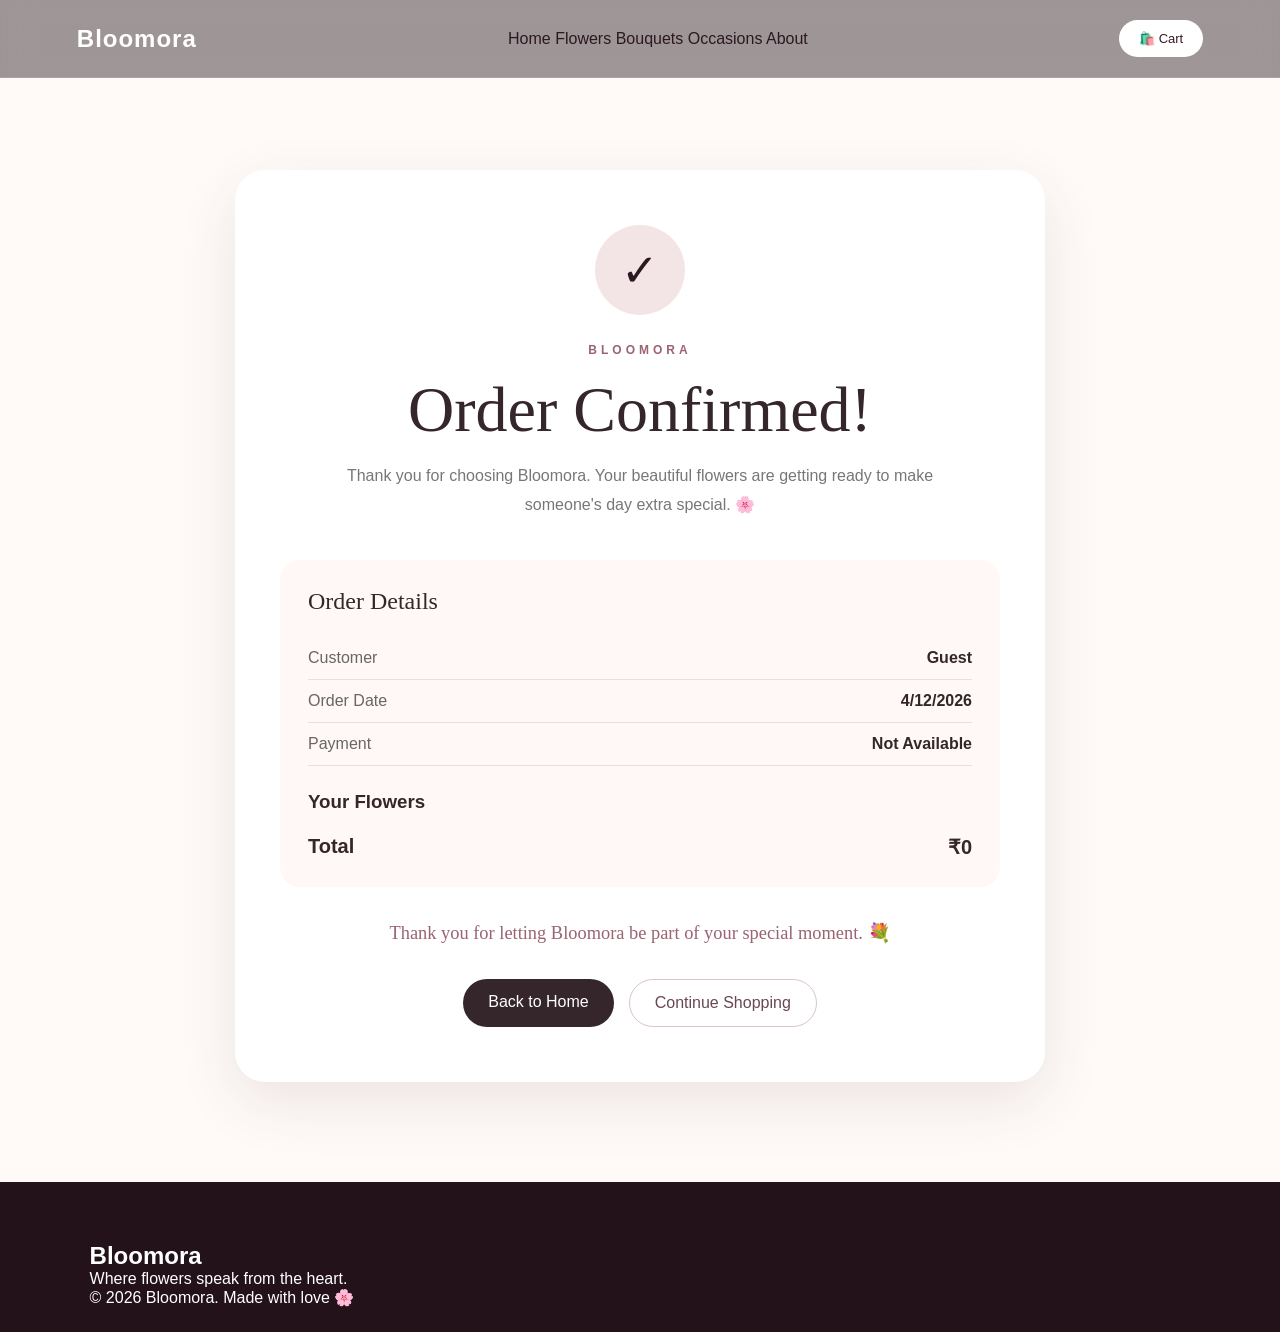
<file: order-confirmation.html>
<!DOCTYPE html>
<html lang="en">
<head>
    <meta charset="UTF-8">
    <meta name="viewport" content="width=device-width, initial-scale=1.0">

    <title>Order Confirmed | Bloomora</title>

    <link rel="stylesheet" href="styles.css">

    <style>
        .confirmation-page {
            min-height: 100vh;
            background: #fffaf8;
            padding-top: 100px;
        }

        .confirmation-container {
            max-width: 850px;
            margin: auto;
            padding: 70px 20px 100px;
        }

        .confirmation-card {
            background: white;
            border-radius: 30px;
            padding: 55px 45px;
            text-align: center;
            box-shadow: 0 20px 60px rgba(55, 30, 35, 0.10);
        }

        .success-icon {
            width: 90px;
            height: 90px;
            margin: 0 auto 25px;
            border-radius: 50%;
            background: #f3e4e5;
            display: flex;
            align-items: center;
            justify-content: center;
            font-size: 2.8rem;
        }

        .confirmation-label {
            color: #9a6472;
            text-transform: uppercase;
            letter-spacing: 4px;
            font-size: 0.75rem;
            font-weight: 600;
        }

        .confirmation-card h1 {
            font-family: Georgia, serif;
            font-size: clamp(2.5rem, 5vw, 4.5rem);
            font-weight: 400;
            color: #34262a;
            margin: 15px 0;
        }

        .confirmation-message {
            color: #777;
            line-height: 1.8;
            max-width: 600px;
            margin: auto;
        }

        .order-details {
            margin-top: 40px;
            padding: 28px;
            border-radius: 20px;
            background: #fff8f6;
            text-align: left;
        }

        .order-details h2 {
            font-family: Georgia, serif;
            font-weight: 400;
            color: #34262a;
            margin-bottom: 22px;
        }

        .detail-row {
            display: flex;
            justify-content: space-between;
            gap: 20px;
            padding: 12px 0;
            border-bottom: 1px solid #eadfe0;
            color: #666;
        }

        .detail-row strong {
            color: #34262a;
            text-align: right;
        }

        .ordered-items {
            margin-top: 25px;
        }

        .ordered-item {
            display: flex;
            justify-content: space-between;
            gap: 15px;
            padding: 13px 0;
            color: #555;
            border-bottom: 1px solid #eadfe0;
        }

        .order-total {
            display: flex;
            justify-content: space-between;
            margin-top: 22px;
            font-size: 1.25rem;
            font-weight: 700;
            color: #34262a;
        }

        .confirmation-buttons {
            display: flex;
            justify-content: center;
            gap: 15px;
            flex-wrap: wrap;
            margin-top: 35px;
        }

        .confirmation-button {
            display: inline-block;
            text-decoration: none;
            padding: 14px 25px;
            border-radius: 30px;
            transition: 0.3s ease;
        }

        .primary-confirmation {
            background: #34262a;
            color: white;
        }

        .primary-confirmation:hover {
            background: #9a6472;
            transform: translateY(-2px);
        }

        .secondary-confirmation {
            border: 1px solid #d9c5c7;
            color: #684852;
            background: white;
        }

        .secondary-confirmation:hover {
            background: #f7eded;
        }

        .thank-you {
            margin-top: 35px;
            font-family: Georgia, serif;
            color: #9a6472;
            font-size: 1.15rem;
        }

        @media (max-width: 600px) {
            .confirmation-container {
                padding: 45px 15px 70px;
            }

            .confirmation-card {
                padding: 40px 22px;
            }

            .order-details {
                padding: 20px;
            }

            .detail-row {
                flex-direction: column;
                gap: 5px;
            }

            .detail-row strong {
                text-align: left;
            }
        }
    </style>
</head>

<body class="confirmation-page">

    <!-- NAVBAR -->
    <nav class="navbar">

        <div class="logo">
            Bloomora
        </div>

        <div class="nav-links">
            <a href="index.html">Home</a>
            <a href="flowers.html">Flowers</a>
            <a href="bouquets.html">Bouquets</a>
            <a href="occasions.html">Occasions</a>
            <a href="index.html#about">About</a>
        </div>

        <a href="cart.html" class="cart-button">
            🛍️ Cart
        </a>

    </nav>


    <!-- CONFIRMATION -->
    <main class="confirmation-container">

        <section class="confirmation-card">

            <div class="success-icon">
                ✓
            </div>

            <span class="confirmation-label">
                Bloomora
            </span>

            <h1>Order Confirmed!</h1>

            <p class="confirmation-message">
                Thank you for choosing Bloomora.
                Your beautiful flowers are getting ready
                to make someone's day extra special. 🌸
            </p>


            <!-- ORDER DETAILS -->
            <div class="order-details">

                <h2>Order Details</h2>

                <div class="detail-row">

                    <span>
                        Customer
                    </span>

                    <strong id="customerName">
                        —
                    </strong>

                </div>


                <div class="detail-row">

                    <span>
                        Order Date
                    </span>

                    <strong id="orderDate">
                        —
                    </strong>

                </div>


                <div class="detail-row">

                    <span>
                        Payment
                    </span>

                    <strong id="paymentMethod">
                        —
                    </strong>

                </div>


                <!-- ITEMS -->
                <div class="ordered-items">

                    <h3 style="color:#34262a; margin-bottom:10px;">
                        Your Flowers
                    </h3>

                    <div id="orderItems">
                        <!-- JavaScript will add items here -->
                    </div>

                </div>


                <div class="order-total">

                    <span>
                        Total
                    </span>

                    <span id="orderTotal">
                        ₹0
                    </span>

                </div>

            </div>


            <p class="thank-you">
                Thank you for letting Bloomora be part of your special moment. 💐
            </p>


            <!-- BUTTONS -->
            <div class="confirmation-buttons">

                <a
                    href="index.html"
                    class="confirmation-button primary-confirmation"
                >
                    Back to Home
                </a>

                <a
                    href="flowers.html"
                    class="confirmation-button secondary-confirmation"
                >
                    Continue Shopping
                </a>

            </div>

        </section>

    </main>


    <!-- FOOTER -->
    <footer>

        <div class="footer-content">

            <h2>Bloomora</h2>

            <p>
                Where flowers speak from the heart.
            </p>

        </div>

        <p class="copyright">
            © 2026 Bloomora. Made with love 🌸
        </p>

    </footer>


    <script>
        document.addEventListener("DOMContentLoaded", function () {

            const order = JSON.parse(
                localStorage.getItem("bloomoraOrder")
            );

            if (!order) {
                document.getElementById("customerName").textContent = "Guest";
                document.getElementById("orderDate").textContent =
                    new Date().toLocaleDateString("en-IN");

                document.getElementById("paymentMethod").textContent =
                    "Not Available";

                return;
            }


            document.getElementById("customerName").textContent =
                order.customerName || "Guest";


            document.getElementById("orderDate").textContent =
                order.orderDate ||
                new Date().toLocaleDateString("en-IN");


            document.getElementById("paymentMethod").textContent =
                order.paymentMethod || "Cash on Delivery";


            const orderItems =
                document.getElementById("orderItems");

            orderItems.innerHTML = "";


            let total = 0;


            if (order.items && order.items.length > 0) {

                order.items.forEach(function (item) {

                    const itemTotal =
                        Number(item.price) * Number(item.quantity);

                    total += itemTotal;


                    const itemElement =
                        document.createElement("div");

                    itemElement.className = "ordered-item";

                    itemElement.innerHTML = `
                        <span>
                            ${item.name} × ${item.quantity}
                        </span>

                        <strong>
                            ₹${itemTotal.toLocaleString("en-IN")}
                        </strong>
                    `;

                    orderItems.appendChild(itemElement);

                });

            } else {

                orderItems.innerHTML = `
                    <p style="color:#777;">
                        Order items are not available.
                    </p>
                `;

                total = Number(order.total) || 0;
            }


            document.getElementById("orderTotal").textContent =
                "₹" + total.toLocaleString("en-IN");

        });
    </script>

</body>
</html>
</file>
<file: styles.css>
* {
    margin: 0;
    padding: 0;
    box-sizing: border-box;
}

html {
    scroll-behavior: smooth;
}

body {
    font-family: Arial, Helvetica, sans-serif;
    background: #fffafc;
    color: #2b1821;
    overflow-x: hidden;
}

a {
    text-decoration: none;
    color: inherit;
}

button {
    font-family: inherit;
    cursor: pointer;
}


/* ================= NAVBAR ================= */

.navbar {
    position: fixed;
    top: 0;
    left: 0;
    width: 100%;
    height: 78px;

    display: flex;
    align-items: center;
    justify-content: space-between;

    padding: 0 6%;
    z-index: 100;

    background: rgba(25, 10, 18, 0.42);
    backdrop-filter: blur(16px);
    -webkit-backdrop-filter: blur(16px);

    border-bottom: 1px solid rgba(255,255,255,0.12);
}

.logo {
    color: white;
    font-size: 24px;
    font-weight: 600;
    letter-spacing: 1px;
}

.logo span {
    font-family: Georgia, serif;
    font-style: italic;
}

.navbar nav {
    display: flex;
    gap: 32px;
}

.navbar nav a {
    color: rgba(255,255,255,0.9);
    font-size: 13px;
    letter-spacing: 1px;
    transition: 0.3s ease;
}

.navbar nav a:hover {
    color: #f7bfd4;
}

.cart-button {
    padding: 11px 20px;
    border-radius: 30px;
    background: white;
    color: #391a27;
    font-size: 13px;
    transition: 0.3s ease;
}

.cart-button:hover {
    transform: translateY(-3px);
}


/* ================= HERO ================= */

.hero {
    position: relative;
    width: 100%;
    height: 100vh;
    min-height: 680px;

    display: flex;
    align-items: center;
    justify-content: center;

    overflow: hidden;
}

.hero-video {
    position: absolute;
    inset: 0;

    width: 100%;
    height: 100%;

    object-fit: cover;
    z-index: 0;

    animation: videoZoom 14s ease-in-out infinite alternate;
}

.hero-overlay {
    position: absolute;
    inset: 0;
    z-index: 1;

    background:
        linear-gradient(
            90deg,
            rgba(18, 5, 13, 0.88),
            rgba(25, 8, 17, 0.35),
            rgba(18, 5, 13, 0.72)
        );
}

.hero-content {
    position: relative;
    z-index: 5;

    max-width: 900px;
    padding: 30px;

    text-align: center;
    color: white;

    animation: heroReveal 1.4s ease forwards;
}

.hero-label,
.section-label {
    font-size: 11px;
    font-weight: 600;
    letter-spacing: 5px;
    color: #f4bdd2;
}

.hero-content h1 {
    margin: 20px 0;

    font-size: clamp(50px, 8vw, 100px);
    line-height: 0.98;
    font-weight: 400;
    letter-spacing: -4px;
}

.hero-content h1 span {
    display: block;

    font-family: Georgia, serif;
    font-style: italic;
    font-weight: 400;

    color: #f9d5e2;
}

.hero-description {
    max-width: 620px;
    margin: 0 auto 35px;

    font-size: 16px;
    line-height: 1.8;

    color: rgba(255,255,255,0.82);
}

.hero-buttons {
    display: flex;
    justify-content: center;
    gap: 14px;
    flex-wrap: wrap;
}

.btn {
    display: inline-block;

    padding: 15px 30px;

    border-radius: 40px;

    font-size: 13px;
    letter-spacing: 0.5px;

    transition: 0.4s ease;
}

.primary-btn {
    background: white;
    color: #321723;
}

.secondary-btn {
    color: white;
    border: 1px solid rgba(255,255,255,0.65);
    background: rgba(255,255,255,0.08);
    backdrop-filter: blur(10px);
}

.btn:hover {
    transform: translateY(-5px);
    box-shadow: 0 15px 35px rgba(0,0,0,0.2);
}


/* ================= PETALS ================= */

.petals span {
    position: absolute;
    z-index: 3;

    font-size: 25px;
    opacity: 0.6;

    animation: floatingPetal 8s linear infinite;
}

.petals span:nth-child(1) {
    left: 10%;
    top: 20%;
    animation-delay: 0s;
}

.petals span:nth-child(2) {
    left: 25%;
    top: 70%;
    animation-delay: 2s;
}

.petals span:nth-child(3) {
    left: 42%;
    top: 15%;
    animation-delay: 4s;
}

.petals span:nth-child(4) {
    left: 60%;
    top: 75%;
    animation-delay: 1s;
}

.petals span:nth-child(5) {
    left: 75%;
    top: 25%;
    animation-delay: 3s;
}

.petals span:nth-child(6) {
    left: 90%;
    top: 65%;
    animation-delay: 5s;
}

.petals span:nth-child(7) {
    left: 50%;
    top: 85%;
    animation-delay: 2s;
}

.petals span:nth-child(8) {
    left: 85%;
    top: 10%;
    animation-delay: 4s;
}


/* ================= SCROLL ================= */

.scroll-indicator {
    position: absolute;
    bottom: 35px;
    left: 50%;

    transform: translateX(-50%);

    z-index: 5;

    color: rgba(255,255,255,0.7);
    font-size: 9px;
    letter-spacing: 3px;

    text-align: center;
}

.scroll-line {
    width: 1px;
    height: 45px;

    margin: 12px auto 0;

    background: rgba(255,255,255,0.6);

    animation: scrollLine 2s infinite;
}


/* ================= INTRO ================= */

.intro-section {
    padding: 130px 8%;
    text-align: center;
    background: #fffafc;
}

.intro-section h2 {
    margin: 18px 0 25px;

    font-size: clamp(40px, 5vw, 65px);
    font-weight: 400;
}

.intro-section h2 span {
    display: block;

    font-family: Georgia, serif;
    font-style: italic;
}

.intro-section > p {
    max-width: 700px;
    margin: auto;

    line-height: 1.9;
    color: #765d67;
}


/* ================= COMMON HEADING ================= */

.home-section,
.occasion-section {
    padding: 110px 7%;
}

.section-heading {
    display: flex;
    align-items: end;
    justify-content: space-between;

    margin-bottom: 55px;
}

.section-heading.center {
    display: block;
    text-align: center;
}

.section-heading h2 {
    margin-top: 12px;

    font-size: clamp(40px, 5vw, 65px);
    font-weight: 400;
}

.section-heading h2 span {
    font-family: Georgia, serif;
    font-style: italic;
}

.section-heading.center > p:last-child {
    margin-top: 18px;
    color: #765d67;
}

.view-link {
    font-size: 13px;
    border-bottom: 1px solid #4b2635;
    padding-bottom: 5px;
}


/* ================= FLOWER CARDS ================= */

.flower-grid {
    display: grid;
    grid-template-columns: repeat(4, 1fr);
    gap: 20px;
}

.flower-card {
    min-height: 350px;

    padding: 35px 25px;

    display: flex;
    flex-direction: column;
    justify-content: end;

    border-radius: 25px;

    background:
        linear-gradient(
            145deg,
            #fce7ef,
            #fff7fa
        );

    transition: 0.5s ease;

    position: relative;
    overflow: hidden;
}

.flower-card::before {
    content: "";

    position: absolute;
    width: 180px;
    height: 180px;

    border-radius: 50%;

    background: rgba(255,255,255,0.55);

    top: -70px;
    right: -50px;
}

.flower-card:hover {
    transform: translateY(-12px);
    box-shadow: 0 25px 50px rgba(67,25,45,0.13);
}

.flower-icon {
    position: absolute;

    top: 45px;
    left: 50%;

    transform: translateX(-50%);

    font-size: 85px;

    transition: 0.5s ease;
}

.flower-card:hover .flower-icon {
    transform: translateX(-50%) scale(1.15) rotate(5deg);
}

.flower-card p {
    font-size: 10px;
    letter-spacing: 3px;
    color: #9b6278;
}

.flower-card h3 {
    margin: 10px 0;

    font-family: Georgia, serif;
    font-size: 25px;
    font-weight: 400;
}

.flower-card span {
    font-size: 13px;
    color: #856d77;
}


/* ================= BOUQUETS ================= */

.bouquet-section {
    padding: 120px 7%;

    background:
        linear-gradient(
            135deg,
            #321522,
            #542238,
            #29121d
        );

    color: white;

    display: grid;
    grid-template-columns: 0.8fr 1.2fr;

    gap: 70px;
    align-items: center;
}

.bouquet-content h2 {
    margin: 18px 0;

    font-size: clamp(45px, 5vw, 70px);
    font-weight: 400;
}

.bouquet-content h2 span {
    display: block;

    font-family: Georgia, serif;
    font-style: italic;

    color: #f3bfd1;
}

.bouquet-content > p:not(.section-label) {
    max-width: 480px;

    line-height: 1.8;
    color: rgba(255,255,255,0.75);

    margin-bottom: 30px;
}

.bouquet-cards {
    display: grid;
    grid-template-columns: repeat(3, 1fr);
    gap: 18px;
}

.bouquet-card {
    position: relative;

    padding: 35px 22px;

    text-align: center;

    border-radius: 22px;

    background: rgba(255,255,255,0.08);
    border: 1px solid rgba(255,255,255,0.12);

    backdrop-filter: blur(12px);

    transition: 0.4s ease;
}

.bouquet-card:hover {
    transform: translateY(-10px);
    background: rgba(255,255,255,0.13);
}

.bouquet-card.featured {
    background: rgba(255,255,255,0.15);
    transform: translateY(-15px);
}

.bouquet-card.featured:hover {
    transform: translateY(-25px);
}

.popular {
    position: absolute;
    top: 12px;
    right: 12px;

    font-size: 8px;
    letter-spacing: 1px;

    padding: 5px 8px;

    border-radius: 20px;

    background: #f2bfd1;
    color: #391825;
}

.bouquet-emoji {
    font-size: 65px;
    margin: 15px 0 20px;
}

.bouquet-card h3 {
    font-family: Georgia, serif;
    font-size: 22px;
    font-weight: 400;
}

.bouquet-card p {
    margin: 10px 0;

    font-size: 12px;
    color: rgba(255,255,255,0.65);
}

.bouquet-card strong {
    display: block;

    margin: 15px 0;

    font-size: 20px;
}

.bouquet-card button {
    width: 100%;

    border: none;
    border-radius: 30px;

    padding: 11px;

    background: white;
    color: #351724;

    transition: 0.3s ease;
}

.bouquet-card button:hover {
    transform: scale(1.04);
}


/* ================= OCCASIONS ================= */

.occasion-section {
    background: #fffafc;
}

.occasion-grid {
    display: grid;
    grid-template-columns: repeat(4, 1fr);
    gap: 18px;
    margin-top: 50px;
}

.occasion-card {
    padding: 45px 25px;

    text-align: center;

    border-radius: 22px;

    background: white;

    box-shadow: 0 10px 35px rgba(65,30,45,0.06);

    transition: 0.4s ease;
}

.occasion-card:hover {
    transform: translateY(-10px);
    box-shadow: 0 20px 45px rgba(65,30,45,0.12);
}

.occasion-card > div {
    font-size: 55px;
    margin-bottom: 20px;
}

.occasion-card h3 {
    font-family: Georgia, serif;
    font-size: 23px;
    font-weight: 400;
}

.occasion-card p {
    margin-top: 10px;
    font-size: 13px;
    color: #826d76;
}


/* ================= ABOUT ================= */

.about-section {
    padding: 130px 9%;

    display: grid;
    grid-template-columns: 1fr 1fr;

    gap: 100px;
    align-items: center;

    background: #f5e8ed;
}

.about-content h2 {
    margin: 20px 0;

    font-size: clamp(45px, 5vw, 70px);
    font-weight: 400;
}

.about-content h2 span {
    display: block;

    font-family: Georgia, serif;
    font-style: italic;
}

.about-content p:not(.section-label) {
    max-width: 550px;

    margin-bottom: 18px;

    line-height: 1.8;
    color: #6f5962;
}

.about-content .btn {
    margin-top: 15px;
}

.about-symbol {
    display: flex;
    justify-content: center;
}

.circle {
    width: 340px;
    height: 340px;

    border-radius: 50%;

    display: flex;
    flex-direction: column;
    justify-content: center;
    align-items: center;

    background:
        radial-gradient(
            circle,
            #fff,
            #efd2dc
        );

    box-shadow:
        0 30px 80px rgba(70,30,45,0.15);

    animation: gentleFloat 5s ease-in-out infinite;
}

.circle span {
    font-size: 80px;
}

.circle p {
    margin-top: 10px;

    text-align: center;

    font-size: 10px;
    letter-spacing: 4px;
}


/* ================= QUOTE ================= */

.quote-section {
    position: relative;

    min-height: 500px;

    display: flex;
    align-items: center;
    justify-content: center;

    text-align: center;

    background:
        linear-gradient(
            rgba(30,10,20,0.7),
            rgba(30,10,20,0.7)
        ),
        url("https://images.unsplash.com/photo-1490750967868-88aa4486c946?auto=format&fit=crop&w=2000&q=80");

    background-size: cover;
    background-position: center;
    background-attachment: fixed;

    color: white;
}

.quote-content {
    position: relative;
    z-index: 2;
}

.quote-mark {
    font-family: Georgia, serif;
    font-size: 80px;
    line-height: 0.5;
    color: #f3bfd2;
}

.quote-content h2 {
    margin: 30px 0 20px;

    font-family: Georgia, serif;
    font-style: italic;

    font-size: clamp(35px, 5vw, 60px);
    font-weight: 400;
}

.quote-content p {
    letter-spacing: 3px;
    font-size: 11px;
}


/* ================= FOOTER ================= */

footer {
    padding: 60px 7% 25px;

    background: #24121b;
    color: white;
}

.footer-brand {
    text-align: center;
}

.footer-brand strong {
    font-family: Georgia, serif;
    font-size: 28px;
}

.footer-brand p {
    margin-top: 10px;
    color: rgba(255,255,255,0.55);
    font-size: 13px;
}

.footer-links {
    display: flex;
    justify-content: center;
    gap: 30px;

    margin: 40px 0;

    font-size: 12px;
    color: rgba(255,255,255,0.7);
}

.footer-links a:hover {
    color: #f3bfd2;
}

.footer-bottom {
    padding-top: 20px;

    border-top: 1px solid rgba(255,255,255,0.1);

    display: flex;
    justify-content: space-between;

    font-size: 10px;
    color: rgba(255,255,255,0.4);
}


/* ================= ANIMATIONS ================= */

@keyframes videoZoom {

    from {
        transform: scale(1.02);
    }

    to {
        transform: scale(1.1);
    }
}

@keyframes heroReveal {

    from {
        opacity: 0;
        transform: translateY(35px);
    }

    to {
        opacity: 1;
        transform: translateY(0);
    }
}

@keyframes floatingPetal {

    0% {
        transform: translateY(0) rotate(0deg);
        opacity: 0;
    }

    20% {
        opacity: 0.7;
    }

    80% {
        opacity: 0.7;
    }

    100% {
        transform: translateY(-180px) rotate(180deg);
        opacity: 0;
    }
}

@keyframes scrollLine {

    0% {
        transform: scaleY(0);
        transform-origin: top;
    }

    50% {
        transform: scaleY(1);
        transform-origin: top;
    }

    51% {
        transform-origin: bottom;
    }

    100% {
        transform: scaleY(0);
        transform-origin: bottom;
    }
}

@keyframes gentleFloat {

    0%,
    100% {
        transform: translateY(0);
    }

    50% {
        transform: translateY(-15px);
    }
}


/* ================= RESPONSIVE ================= */

@media (max-width: 1000px) {

    .navbar nav {
        gap: 15px;
    }

    .flower-grid,
    .occasion-grid {
        grid-template-columns: repeat(2, 1fr);
    }

    .bouquet-section,
    .about-section {
        grid-template-columns: 1fr;
    }

    .bouquet-cards {
        grid-template-columns: repeat(3, 1fr);
    }
}


@media (max-width: 700px) {

    .navbar {
        padding: 0 20px;
    }

    .navbar nav {
        display: none;
    }

    .logo {
        font-size: 20px;
    }

    .hero-content h1 {
        font-size: 52px;
        letter-spacing: -2px;
    }

    .hero-description {
        font-size: 14px;
    }

    .section-heading {
        display: block;
    }

    .view-link {
        display: inline-block;
        margin-top: 20px;
    }

    .flower-grid,
    .occasion-grid,
    .bouquet-cards {
        grid-template-columns: 1fr;
    }

    .bouquet-card.featured {
        transform: none;
    }

    .about-section {
        gap: 50px;
    }

    .circle {
        width: 270px;
        height: 270px;
    }

    .footer-links {
        flex-wrap: wrap;
    }

    .footer-bottom {
        flex-direction: column;
        gap: 10px;
        text-align: center;
    }
}
</file>
